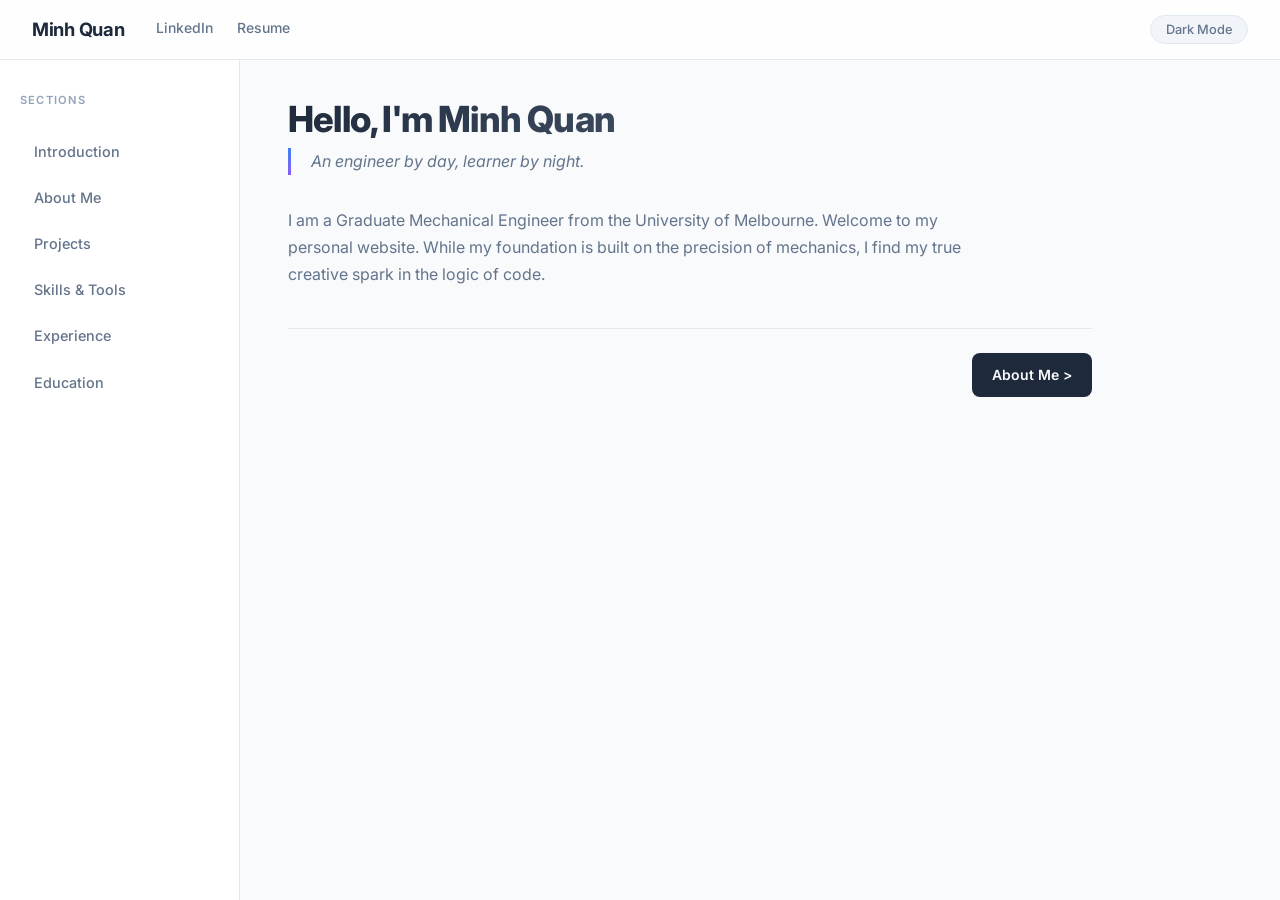
<file: index.html>
<!DOCTYPE html>
<html lang="en">
<head>
  <meta charset="UTF-8">
  <meta name="viewport" content="width=device-width, initial-scale=1.0">
  <title>My Portfolio</title>
  <link rel="preconnect" href="https://fonts.googleapis.com">
  <link rel="preconnect" href="https://fonts.gstatic.com" crossorigin>
  <link href="https://fonts.googleapis.com/css2?family=Inter:wght@300;400;500;600;700;800;900&display=swap" rel="stylesheet">
  <link rel="stylesheet" href="style.css">
</head>
<body>
  <header class="header">
  <div class="header-left">
    <button id="menu-toggle" class="menu-btn" aria-label="Open menu">&#9776;</button>
    <span class="logo">Minh Quan</span>
    <nav class="top-nav">
      <a href="https://www.linkedin.com/in/quantran22/" target="_blank">LinkedIn</a>
      <a href="#">Resume</a>
    </nav>
  </div>
  <div class="header-right">
    <button id="dark-mode-toggle" class="toggle-btn">
      <span class="mode-text">Dark Mode</span>
    </button>
  </div>
</header>
  <div class="overlay" id="overlay"></div>
  <div class="container">
    <!-- Sidebar -->
    <aside class="sidebar">
      <h2>Sections</h2>
      <nav class="nav-links">
        <a href="#" data-section="introduction">Introduction</a>
        <a href="#" data-section="about">About Me</a>
        <a href="projects.html">Projects</a>
        <a href="skills.html">Skills & Tools</a>
        <a href="experience.html">Experience</a>
        <a href="education.html">Education</a>
      </nav>
    </aside>

    <!-- Main content area -->
    <main class="main-content">
      <section id="introduction" class="section active">
    <h1 class="hero-title">Hello, I'm Minh Quan</h1>
    <p class="hero-quote">An engineer by day, learner by night.</p>
    <p class="hero-description">
      I am a Graduate Mechanical Engineer from the University of Melbourne. 
      Welcome to my personal website. While my foundation is built on the precision of mechanics, 
      I find my true creative spark in the logic of code.
    </p>
    <div class="section-nav">
      <span></span>
      <a href="#" class="cta-button" data-section="about">About Me ></a>
    </div>
  </section>

  <section id="about" class="section">
    <h1 class="hero-title">About Minh Quan</h1>
    <p class="hero-quote">More than just a title - let’s dive deeper!</p>
    
    <div class="about-text">
      <p>
        I am a mechanical engineer who thrives at the intersection of physical systems and intelligent software. 
        My journey began with a fascination for how things move, which naturally evolved into a passion for 
        Robotics and Autonomous Systems. I don't just want to design a machine; 
        I want to give it the "brain" to navigate the world.
      </p>
      <p>
        With a strong foundation in Computational Fluid Dynamics (CFD) and Reinforcement Learning, 
        I focus on building systems that are as efficient as they are smart. Whether I'm 
        optimizing internal flows in ANSYS or training an RL agent for autonomous navigation, 
        my goal is to bridge the gap between traditional engineering and the future of automation.
      </p>
      <p>
        I believe the best solutions come from curiosity and collaboration. I aim to contribute to 
        impactful projects that push the boundaries of what machines can do for us.
      </p>
    </div>
    <div class="section-nav">
      <a href="#" class="cta-button-back" data-section="introduction">< Introduction</a>
      <a href="projects.html" class="cta-button">Projects ></a>
    </div>
  </section>

      <!-- Other sections like Projects, Skills, Experience, Education link to separate pages -->
      <section id="placeholder" class="section">
        <p>Click a section from the sidebar to view its content, or go to its dedicated page.</p>
      </section>
    </main>
  </div>

  
  <script src="script.js"></script>
</body>
</html>
</file>
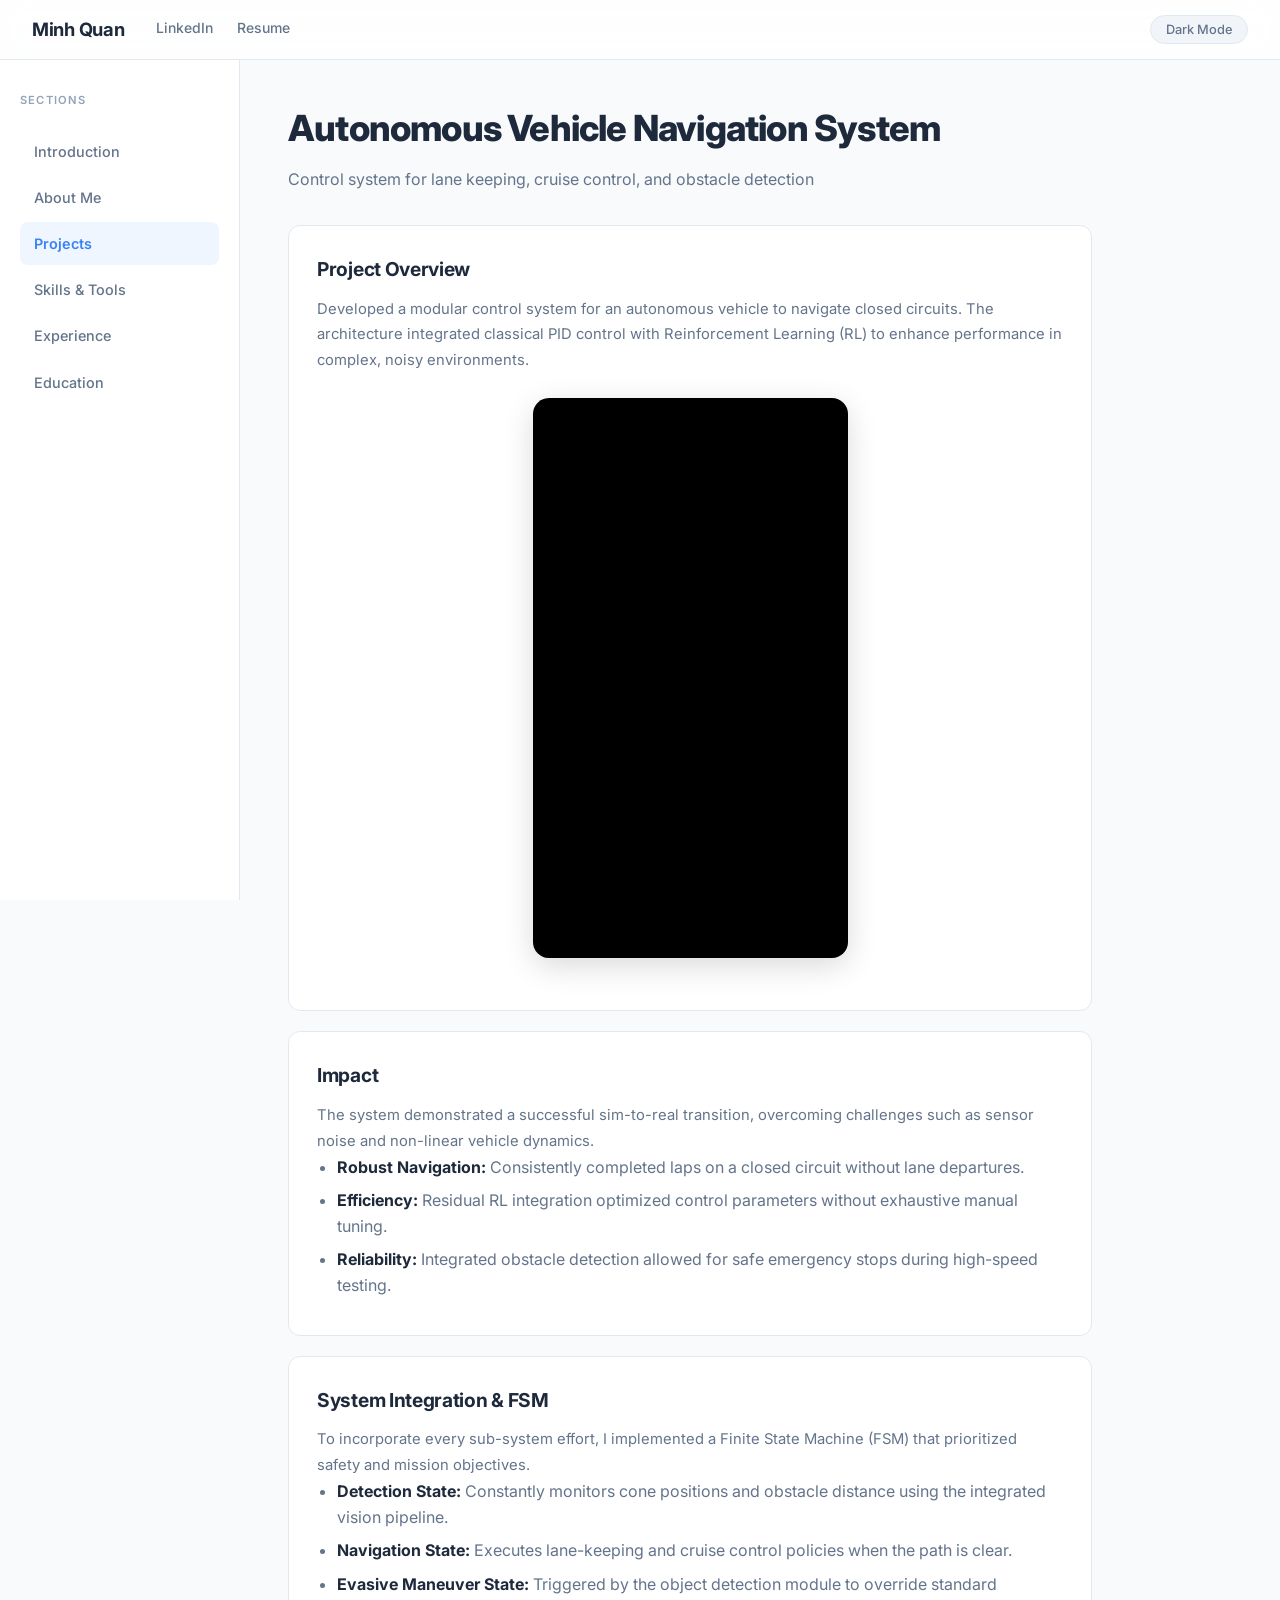
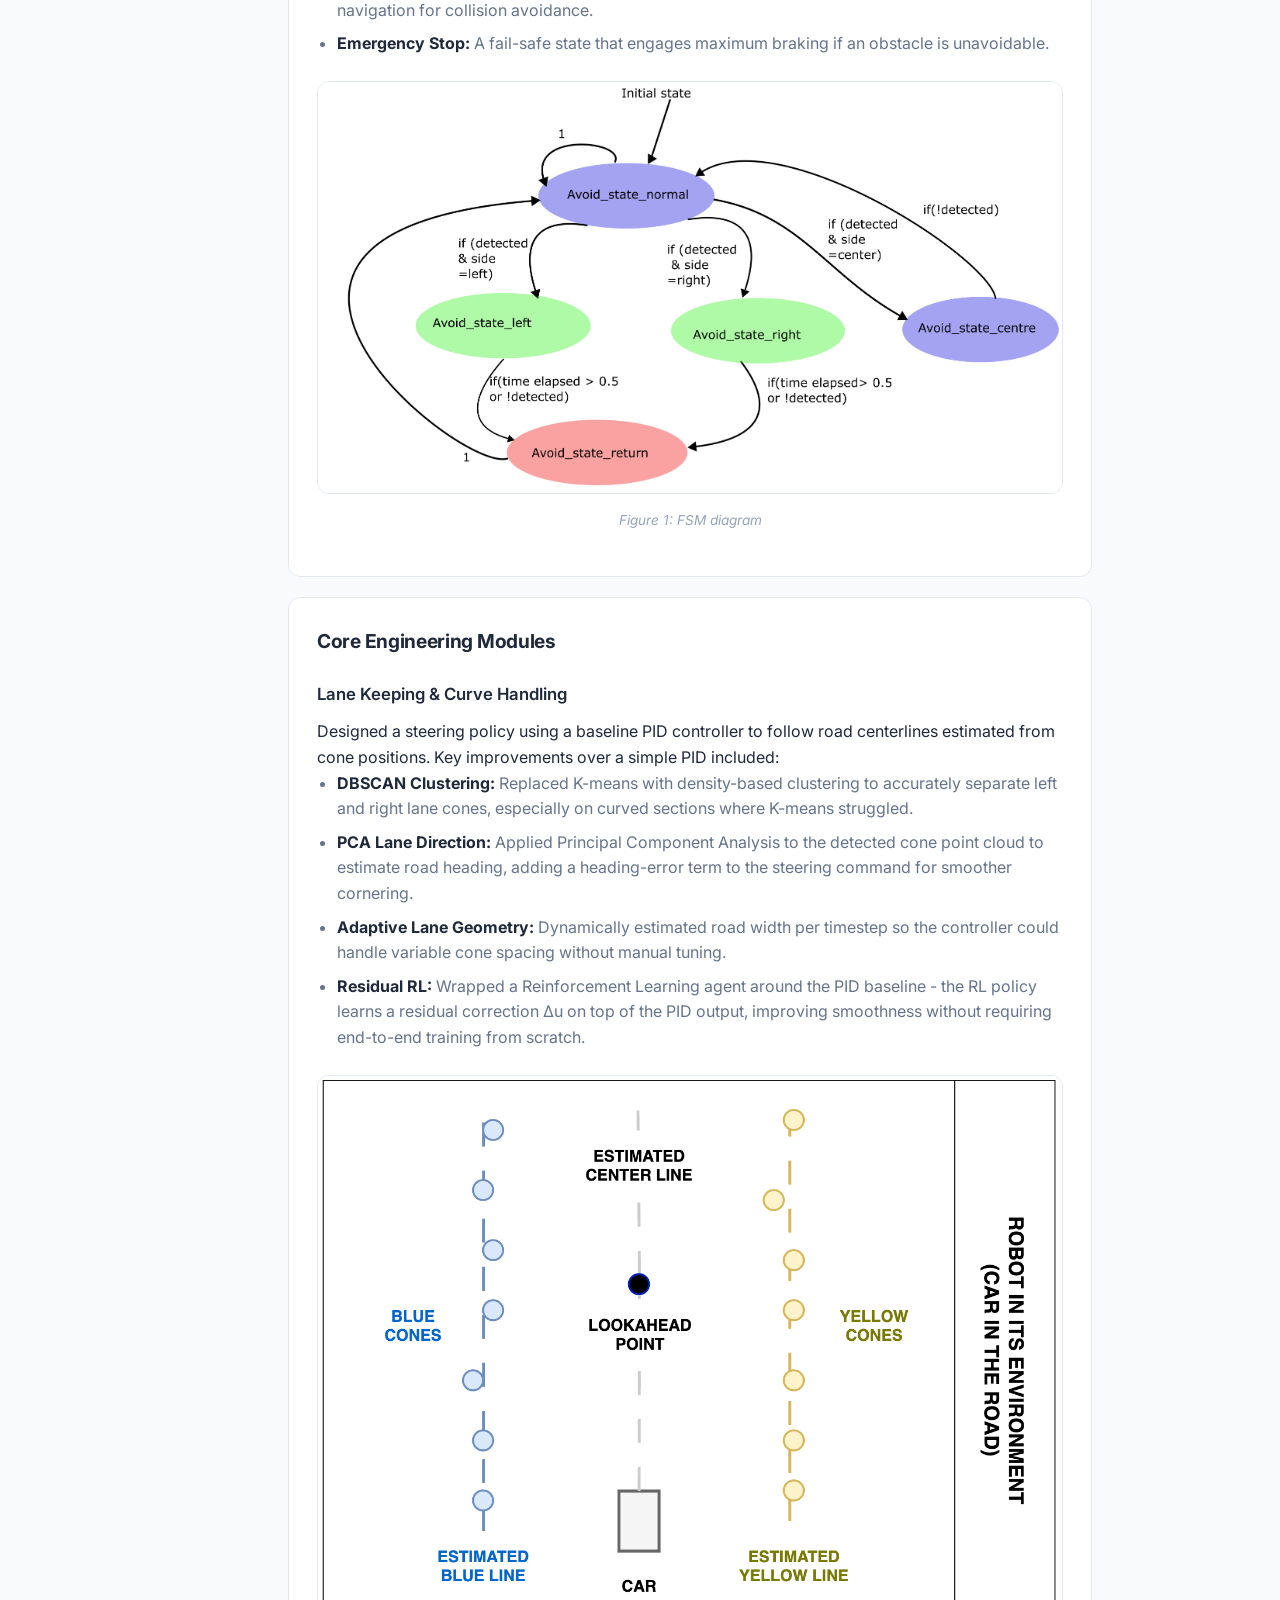
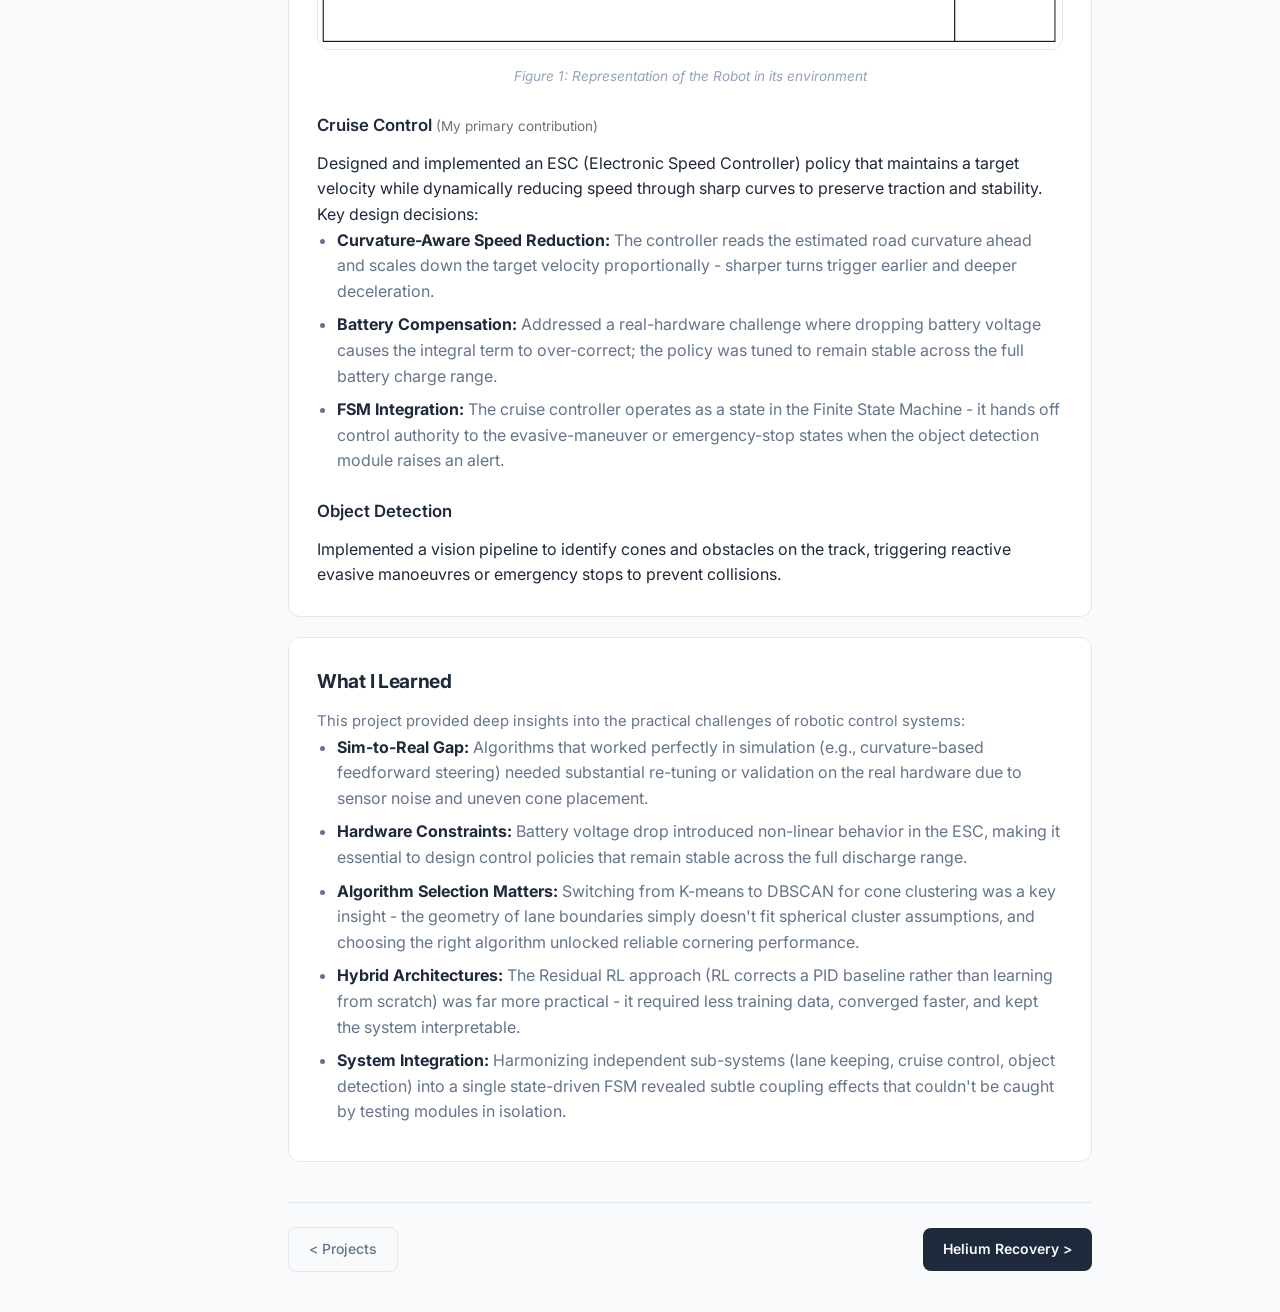
<file: autonomous_car.html>
<!DOCTYPE html>
<html lang="en">
<head>
  <meta charset="UTF-8">
  <meta name="viewport" content="width=device-width, initial-scale=1.0">
  <title>Autonomous Vehicle Navigation | Portfolio</title>
  <link rel="preconnect" href="https://fonts.googleapis.com">
  <link rel="preconnect" href="https://fonts.gstatic.com" crossorigin>
  <link href="https://fonts.googleapis.com/css2?family=Inter:wght@300;400;500;600;700;800;900&display=swap" rel="stylesheet">
  <link rel="stylesheet" href="style.css">
</head>
<body>
  <header class="header">
    <div class="header-left">
      <button id="menu-toggle" class="menu-btn" aria-label="Open menu">&#9776;</button>
      <span class="logo">Minh Quan</span>
      <nav class="top-nav">
        <a href="https://www.linkedin.com/in/quantran22/" target="_blank">LinkedIn</a>
        <a href="#">Resume</a>
      </nav>
    </div>
    <div class="header-right">
      <button id="dark-mode-toggle" class="toggle-btn">
        <span class="mode-text">Dark Mode</span>
      </button>
    </div>
  </header>

  <div class="overlay" id="overlay"></div>
  <div class="container">
    <aside class="sidebar">
      <h2>Sections</h2>
      <nav class="nav-links">
        <a href="index.html">Introduction</a>
        <a href="index.html#about">About Me</a>
        <a href="projects.html" class="active">Projects</a>
        <a href="skills.html">Skills & Tools</a>
        <a href="experience.html">Experience</a>
        <a href="education.html">Education</a>
      </nav>
    </aside>

    <main class="main-content">
      <section id="project-header">
        <h1>Autonomous Vehicle Navigation System</h1>
        <p class="subtitle">Control system for lane keeping, cruise control, and obstacle detection</p>
      </section>

      <div class="card">
        <div class="card-header">
          <h2>Project Overview</h2>
        </div>
        <p class="description">
          Developed a modular control system for an autonomous vehicle to navigate closed circuits. 
          The architecture integrated classical PID control with Reinforcement Learning (RL) to enhance performance in complex, noisy environments.
        </p>
        <div class="short-video-container">
          <div class="short-video-wrapper">
            <iframe 
              src="https://www.youtube.com/embed/aE3atXdA6-c" 
              title="Autonomous Car Demo" 
              frameborder="0" 
              allow="accelerometer; autoplay; clipboard-write; encrypted-media; gyroscope; picture-in-picture" 
              allowfullscreen>
            </iframe>
          </div>
        </div>
      </div>

      <div class="card">
        <div class="card-header">
          <h2>Impact</h2>
        </div>
        <p class="description">
          The system demonstrated a successful sim-to-real transition, overcoming challenges such as sensor noise and non-linear vehicle dynamics.
        </p>
        <ul>
          <li><strong>Robust Navigation:</strong> Consistently completed laps on a closed circuit without lane departures.</li>
          <li><strong>Efficiency:</strong> Residual RL integration optimized control parameters without exhaustive manual tuning.</li>
          <li><strong>Reliability:</strong> Integrated obstacle detection allowed for safe emergency stops during high-speed testing.</li>
        </ul>
      </div>

      <div class="card">
        <div class="card-header">
          <h2>System Integration & FSM</h2>
        </div>
        <p class="description">
          To incorporate every sub-system effort, I implemented a Finite State Machine (FSM) that prioritized safety and mission objectives.
        </p>
        <ul>
          <li><strong>Detection State:</strong> Constantly monitors cone positions and obstacle distance using the integrated vision pipeline.</li>
          <li><strong>Navigation State:</strong> Executes lane-keeping and cruise control policies when the path is clear.</li>
          <li><strong>Evasive Maneuver State:</strong> Triggered by the object detection module to override standard navigation for collision avoidance.</li>
          <li><strong>Emergency Stop:</strong> A fail-safe state that engages maximum braking if an obstacle is unavoidable.</li>
        </ul>
        <img src="images/FSM_diagram.png" alt="FSM Diagram" class="project-img">
        <p class="img-caption">Figure 1: FSM diagram</p>
      </div>

      <div class="card">
        <div class="card-header">
          <h2>Core Engineering Modules</h2>
        </div>

        <h3>Lane Keeping & Curve Handling</h3>
        <p>Designed a steering policy using a baseline PID controller to follow road centerlines estimated from cone positions.
        Key improvements over a simple PID included:</p>
        <ul>
          <li><strong>DBSCAN Clustering:</strong> Replaced K-means with density-based clustering to accurately separate left and right lane cones, especially on curved sections where K-means struggled.</li>
          <li><strong>PCA Lane Direction:</strong> Applied Principal Component Analysis to the detected cone point cloud to estimate road heading, adding a heading-error term to the steering command for smoother cornering.</li>
          <li><strong>Adaptive Lane Geometry:</strong> Dynamically estimated road width per timestep so the controller could handle variable cone spacing without manual tuning.</li>
          <li><strong>Residual RL:</strong> Wrapped a Reinforcement Learning agent around the PID baseline - the RL policy learns a residual correction ∆u on top of the PID output, improving smoothness without requiring end-to-end training from scratch.</li>
        </ul>
        <img src="images/fig-1.png" alt="Robot in Environment" class="project-img">
        <p class="img-caption">Figure 1: Representation of the Robot in its environment</p>

        <h3>Cruise Control <span style="font-size:0.85rem; font-weight:400; color:#6b7280;">(My primary contribution)</span></h3>
        <p>Designed and implemented an ESC (Electronic Speed Controller) policy that maintains a target velocity while dynamically reducing speed through sharp curves to preserve traction and stability. Key design decisions:</p>
        <ul>
          <li><strong>Curvature-Aware Speed Reduction:</strong> The controller reads the estimated road curvature ahead and scales down the target velocity proportionally - sharper turns trigger earlier and deeper deceleration.</li>
          <li><strong>Battery Compensation:</strong> Addressed a real-hardware challenge where dropping battery voltage causes the integral term to over-correct; the policy was tuned to remain stable across the full battery charge range.</li>
          <li><strong>FSM Integration:</strong> The cruise controller operates as a state in the Finite State Machine - it hands off control authority to the evasive-maneuver or emergency-stop states when the object detection module raises an alert.</li>
        </ul>

        <h3>Object Detection</h3>
        <p>Implemented a vision pipeline to identify cones and obstacles on the track, triggering reactive evasive manoeuvres or emergency stops to prevent collisions.</p>
      </div>

      <div class="card">
        <div class="card-header">
          <h2>What I Learned</h2>
        </div>
        <p class="description">
          This project provided deep insights into the practical challenges of robotic control systems:
        </p>
        <ul>
          <li><strong>Sim-to-Real Gap:</strong> Algorithms that worked perfectly in simulation (e.g., curvature-based feedforward steering) needed substantial re-tuning or validation on the real hardware due to sensor noise and uneven cone placement.</li>
          <li><strong>Hardware Constraints:</strong> Battery voltage drop introduced non-linear behavior in the ESC, making it essential to design control policies that remain stable across the full discharge range.</li>
          <li><strong>Algorithm Selection Matters:</strong> Switching from K-means to DBSCAN for cone clustering was a key insight - the geometry of lane boundaries simply doesn't fit spherical cluster assumptions, and choosing the right algorithm unlocked reliable cornering performance.</li>
          <li><strong>Hybrid Architectures:</strong> The Residual RL approach (RL corrects a PID baseline rather than learning from scratch) was far more practical - it required less training data, converged faster, and kept the system interpretable.</li>
          <li><strong>System Integration:</strong> Harmonizing independent sub-systems (lane keeping, cruise control, object detection) into a single state-driven FSM revealed subtle coupling effects that couldn't be caught by testing modules in isolation.</li>
        </ul>
      </div>
      <div class="section-nav">
        <a href="projects.html" class="cta-button-back">&lt; Projects</a>
        <a href="helium_recovery.html" class="cta-button">Helium Recovery &gt;</a>
      </div>
    </main>
  </div>

  <script src="script.js"></script>
</body>
</html>
</file>
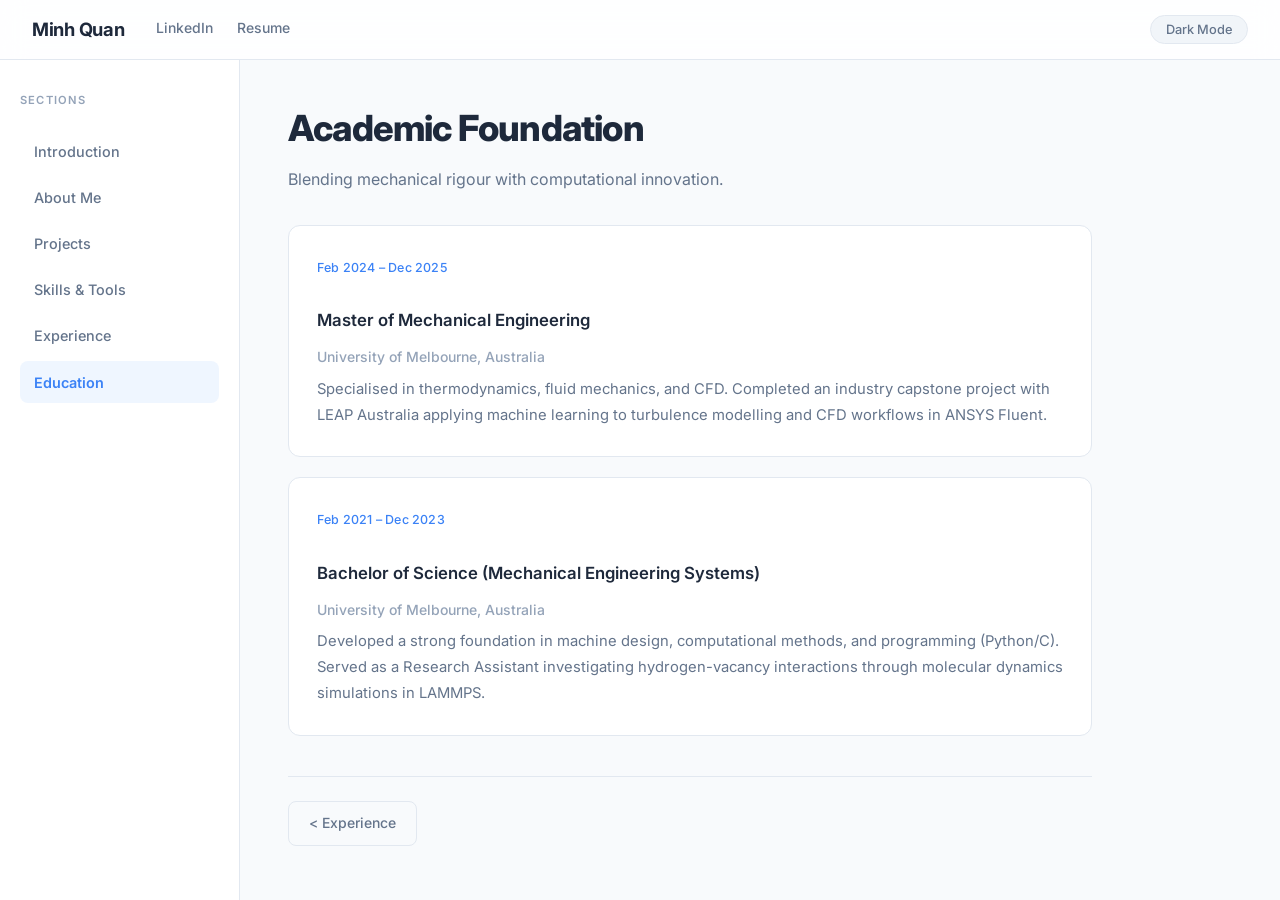
<file: education.html>
<!DOCTYPE html>
<html lang="en">
<head>
  <meta charset="UTF-8">
  <meta name="viewport" content="width=device-width, initial-scale=1.0">
  <title>Education | Portfolio</title>
  <link rel="preconnect" href="https://fonts.googleapis.com">
  <link rel="preconnect" href="https://fonts.gstatic.com" crossorigin>
  <link href="https://fonts.googleapis.com/css2?family=Inter:wght@300;400;500;600;700;800;900&display=swap" rel="stylesheet">
  <link rel="stylesheet" href="style.css">
</head>
<body>
  <header class="header">
  <div class="header-left">
    <button id="menu-toggle" class="menu-btn" aria-label="Open menu">&#9776;</button>
    <span class="logo">Minh Quan</span>
    <nav class="top-nav">
      <a href="https://www.linkedin.com/in/quantran22/" target="_blank">LinkedIn</a>
      <a href="#">Resume</a>
    </nav>
  </div>
  <div class="header-right">
    <button id="dark-mode-toggle" class="toggle-btn">
      <span class="mode-text">Dark Mode</span>
    </button>
  </div>
</header>
  <div class="overlay" id="overlay"></div>
  <div class="container">
    <!-- Sidebar -->
    <aside class="sidebar">
      <h2>Sections</h2>
      <nav class="nav-links">
        <a href="index.html">Introduction</a>
        <a href="index.html#about">About Me</a>
        <a href="projects.html">Projects</a>
        <a href="skills.html">Skills & Tools</a>
        <a href="experience.html">Experience</a>
        <a href="education.html" class="active">Education</a>
      </nav>
    </aside>

    <!-- Main content -->
    <main class="main-content">
      <section id="education">
        <h1>Academic Foundation</h1>
        <p>Blending mechanical rigour with computational innovation.</p>

        <div class="card">
          <div class="card-header">
            <span class="date">Feb 2024 – Dec 2025</span>
            <h3>Master of Mechanical Engineering</h3>
          </div>
          <p class="institution">University of Melbourne, Australia</p>
          <p class="description">
            Specialised in thermodynamics, fluid mechanics, and CFD. Completed an industry capstone project with LEAP Australia applying machine learning to turbulence modelling and CFD workflows in ANSYS Fluent.
          </p>
        </div>

        <div class="card">
          <div class="card-header">
            <span class="date">Feb 2021 – Dec 2023</span>
            <h3>Bachelor of Science (Mechanical Engineering Systems)</h3>
          </div>
          <p class="institution">University of Melbourne, Australia</p>
          <p class="description">
            Developed a strong foundation in machine design, computational methods, and programming (Python/C). Served as a Research Assistant investigating hydrogen-vacancy interactions through molecular dynamics simulations in LAMMPS.
          </p>
        </div>
        <div class="section-nav">
          <a href="experience.html" class="cta-button-back">< Experience</a>
          <span></span>
        </div>
      </section>
    </main>
  </div>
  <script src="script.js"></script>
</body>
</html>
</file>
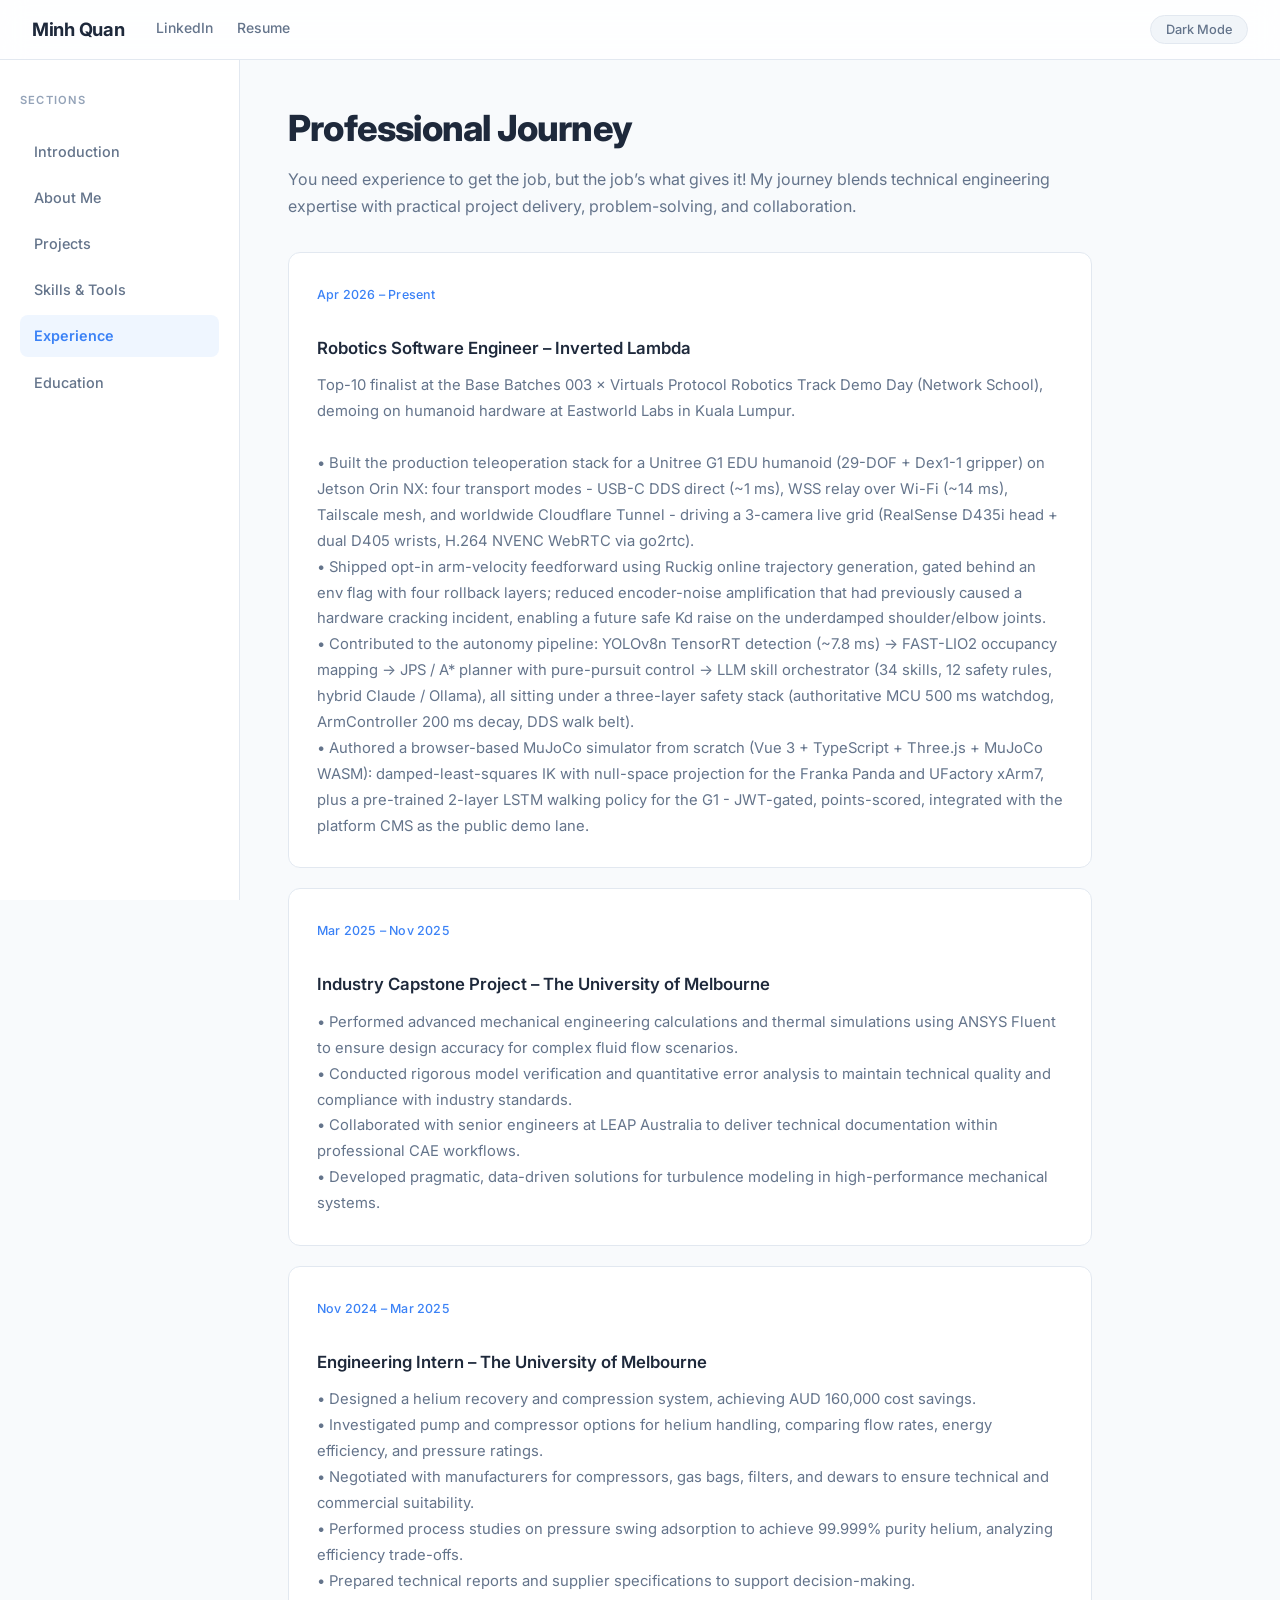
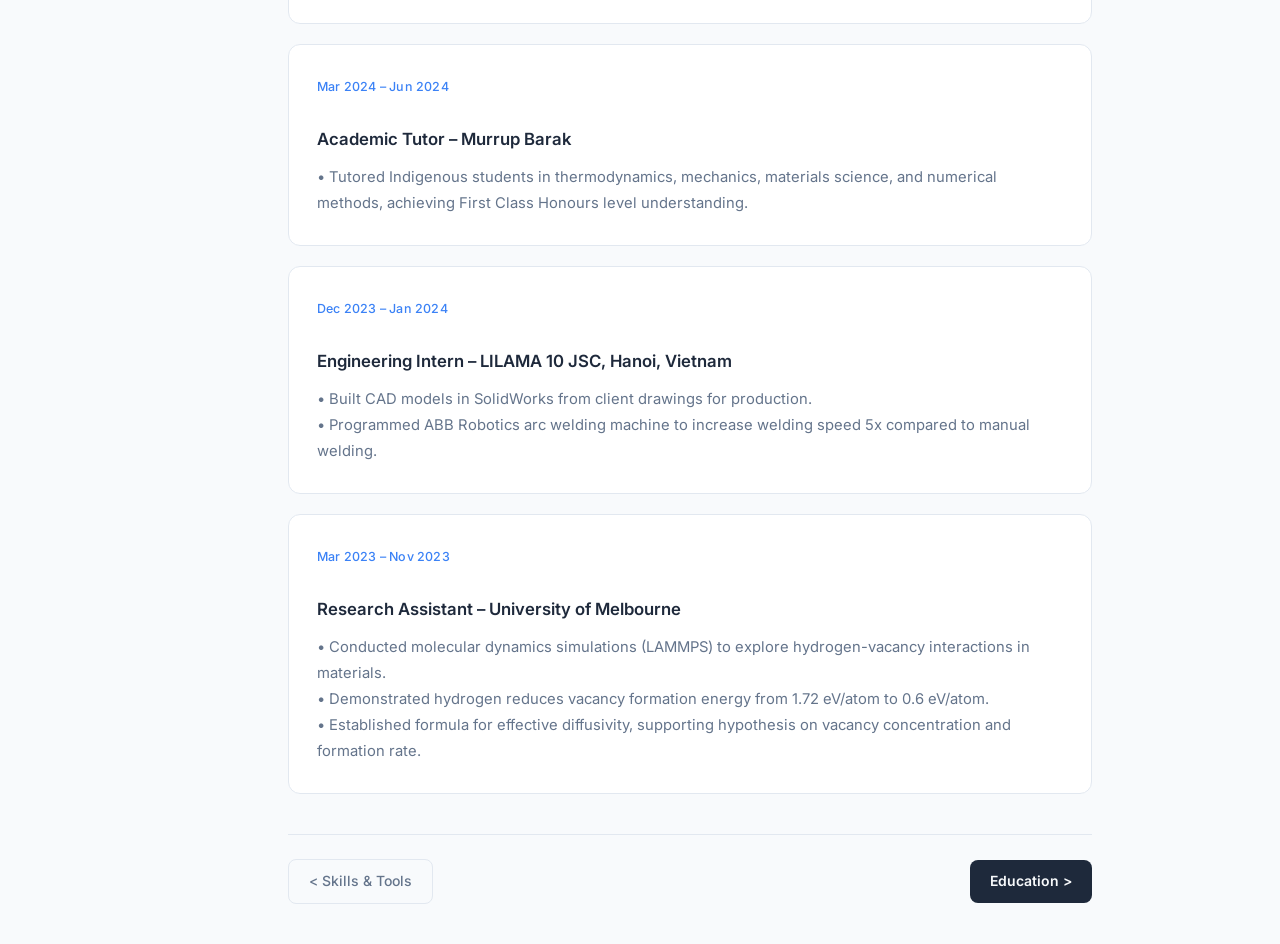
<file: experience.html>
<!DOCTYPE html>
<html lang="en">
<head>
  <meta charset="UTF-8">
  <meta name="viewport" content="width=device-width, initial-scale=1.0">
  <title>Experience | Portfolio</title>
  <link rel="preconnect" href="https://fonts.googleapis.com">
  <link rel="preconnect" href="https://fonts.gstatic.com" crossorigin>
  <link href="https://fonts.googleapis.com/css2?family=Inter:wght@300;400;500;600;700;800;900&display=swap" rel="stylesheet">
  <link rel="stylesheet" href="style.css">
</head>
<body>
  <header class="header">
  <div class="header-left">
    <button id="menu-toggle" class="menu-btn" aria-label="Open menu">&#9776;</button>
    <span class="logo">Minh Quan</span>
    <nav class="top-nav">
      <a href="https://www.linkedin.com/in/quantran22/" target="_blank">LinkedIn</a>
      <a href="#">Resume</a>
    </nav>
  </div>
  <div class="header-right">
    <button id="dark-mode-toggle" class="toggle-btn">
      <span class="mode-text">Dark Mode</span>
    </button>
  </div>
</header>
  <div class="overlay" id="overlay"></div>
  <div class="container">
    <!-- Sidebar -->
    <aside class="sidebar">
      <h2>Sections</h2>
      <nav class="nav-links">
        <a href="index.html">Introduction</a>
        <a href="index.html#about">About Me</a>
        <a href="projects.html">Projects</a>
        <a href="skills.html">Skills & Tools</a>
        <a href="experience.html" class="active">Experience</a>
        <a href="education.html">Education</a>
      </nav>
    </aside>

    <!-- Main content -->
    <main class="main-content">
      <section id="experience">
        <h1>Professional Journey</h1>
        <p>You need experience to get the job, but the job’s what gives it! My journey blends technical engineering expertise with practical project delivery, problem-solving, and collaboration.</p>

        <!-- Inverted Lambda -->
        <div class="card">
          <div class="card-header">
            <span class="date">Apr 2026 – Present</span>
            <h3>Robotics Software Engineer – Inverted Lambda</h3>
          </div>
          <p class="description">
            Top-10 finalist at the Base Batches 003 × Virtuals Protocol Robotics Track Demo Day (Network School), demoing on humanoid hardware at Eastworld Labs in Kuala Lumpur.<br><br>
            • Built the production teleoperation stack for a Unitree G1 EDU humanoid (29-DOF + Dex1-1 gripper) on Jetson Orin NX: four transport modes - USB-C DDS direct (~1 ms), WSS relay over Wi-Fi (~14 ms), Tailscale mesh, and worldwide Cloudflare Tunnel - driving a 3-camera live grid (RealSense D435i head + dual D405 wrists, H.264 NVENC WebRTC via go2rtc).<br>
            • Shipped opt-in arm-velocity feedforward using Ruckig online trajectory generation, gated behind an env flag with four rollback layers; reduced encoder-noise amplification that had previously caused a hardware cracking incident, enabling a future safe Kd raise on the underdamped shoulder/elbow joints.<br>
            • Contributed to the autonomy pipeline: YOLOv8n TensorRT detection (~7.8 ms) → FAST-LIO2 occupancy mapping → JPS / A* planner with pure-pursuit control → LLM skill orchestrator (34 skills, 12 safety rules, hybrid Claude / Ollama), all sitting under a three-layer safety stack (authoritative MCU 500 ms watchdog, ArmController 200 ms decay, DDS walk belt).<br>
            • Authored a browser-based MuJoCo simulator from scratch (Vue 3 + TypeScript + Three.js + MuJoCo WASM): damped-least-squares IK with null-space projection for the Franka Panda and UFactory xArm7, plus a pre-trained 2-layer LSTM walking policy for the G1 - JWT-gated, points-scored, integrated with the platform CMS as the public demo lane.
          </p>
        </div>

        <!-- Industry capstone project -->
        <div class="card">
          <div class="card-header">
            <span class="date">Mar 2025 – Nov 2025</span>
            <h3>Industry Capstone Project – The University of Melbourne</h3>
          </div>
          <p class="description">
            • Performed advanced mechanical engineering calculations and thermal simulations using ANSYS Fluent to ensure design accuracy for complex fluid flow scenarios.<br>
            • Conducted rigorous model verification and quantitative error analysis to maintain technical quality and compliance with industry standards.<br>
            • Collaborated with senior engineers at LEAP Australia to deliver technical documentation within professional CAE workflows.<br>
            • Developed pragmatic, data-driven solutions for turbulence modeling in high-performance mechanical systems.
          </p>
        </div>

        <!-- Engineering Intern -->
        <div class="card">
          <div class="card-header">
            <span class="date">Nov 2024 – Mar 2025</span>
            <h3>Engineering Intern – The University of Melbourne</h3>
          </div>
          <p class="description">
            • Designed a helium recovery and compression system, achieving AUD 160,000 cost savings.<br>
            • Investigated pump and compressor options for helium handling, comparing flow rates, energy efficiency, and pressure ratings.<br>
            • Negotiated with manufacturers for compressors, gas bags, filters, and dewars to ensure technical and commercial suitability.<br>
            • Performed process studies on pressure swing adsorption to achieve 99.999% purity helium, analyzing efficiency trade-offs.<br>
            • Prepared technical reports and supplier specifications to support decision-making.
          </p>
        </div>

        <!-- Academic Tutor -->
        <div class="card">
          <div class="card-header">
            <span class="date">Mar 2024 – Jun 2024</span>
            <h3>Academic Tutor – Murrup Barak</h3>
          </div>
          <p class="description">
            • Tutored Indigenous students in thermodynamics, mechanics, materials science, and numerical methods, achieving First Class Honours level understanding.
          </p>
        </div>

        <!-- Engineering Intern -->
        <div class="card">
          <div class="card-header">
            <span class="date">Dec 2023 – Jan 2024</span>
            <h3>Engineering Intern – LILAMA 10 JSC, Hanoi, Vietnam</h3>
          </div>
          <p class="description">
            • Built CAD models in SolidWorks from client drawings for production.<br>
            • Programmed ABB Robotics arc welding machine to increase welding speed 5x compared to manual welding.
          </p>
        </div>

        <!-- Research Assistant -->
        <div class="card">
          <div class="card-header">
            <span class="date">Mar 2023 – Nov 2023</span>
            <h3>Research Assistant – University of Melbourne</h3>
          </div>
          <p class="description">
            • Conducted molecular dynamics simulations (LAMMPS) to explore hydrogen-vacancy interactions in materials.<br>
            • Demonstrated hydrogen reduces vacancy formation energy from 1.72 eV/atom to 0.6 eV/atom.<br>
            • Established formula for effective diffusivity, supporting hypothesis on vacancy concentration and formation rate.
          </p>
        </div>
        <div class="section-nav">
          <a href="skills.html" class="cta-button-back">< Skills & Tools</a>
          <a href="education.html" class="cta-button">Education ></a>
        </div>
        
        
      </section>
    </main>
  </div>
  <script src="script.js"></script>
</body>
</html>
</file>
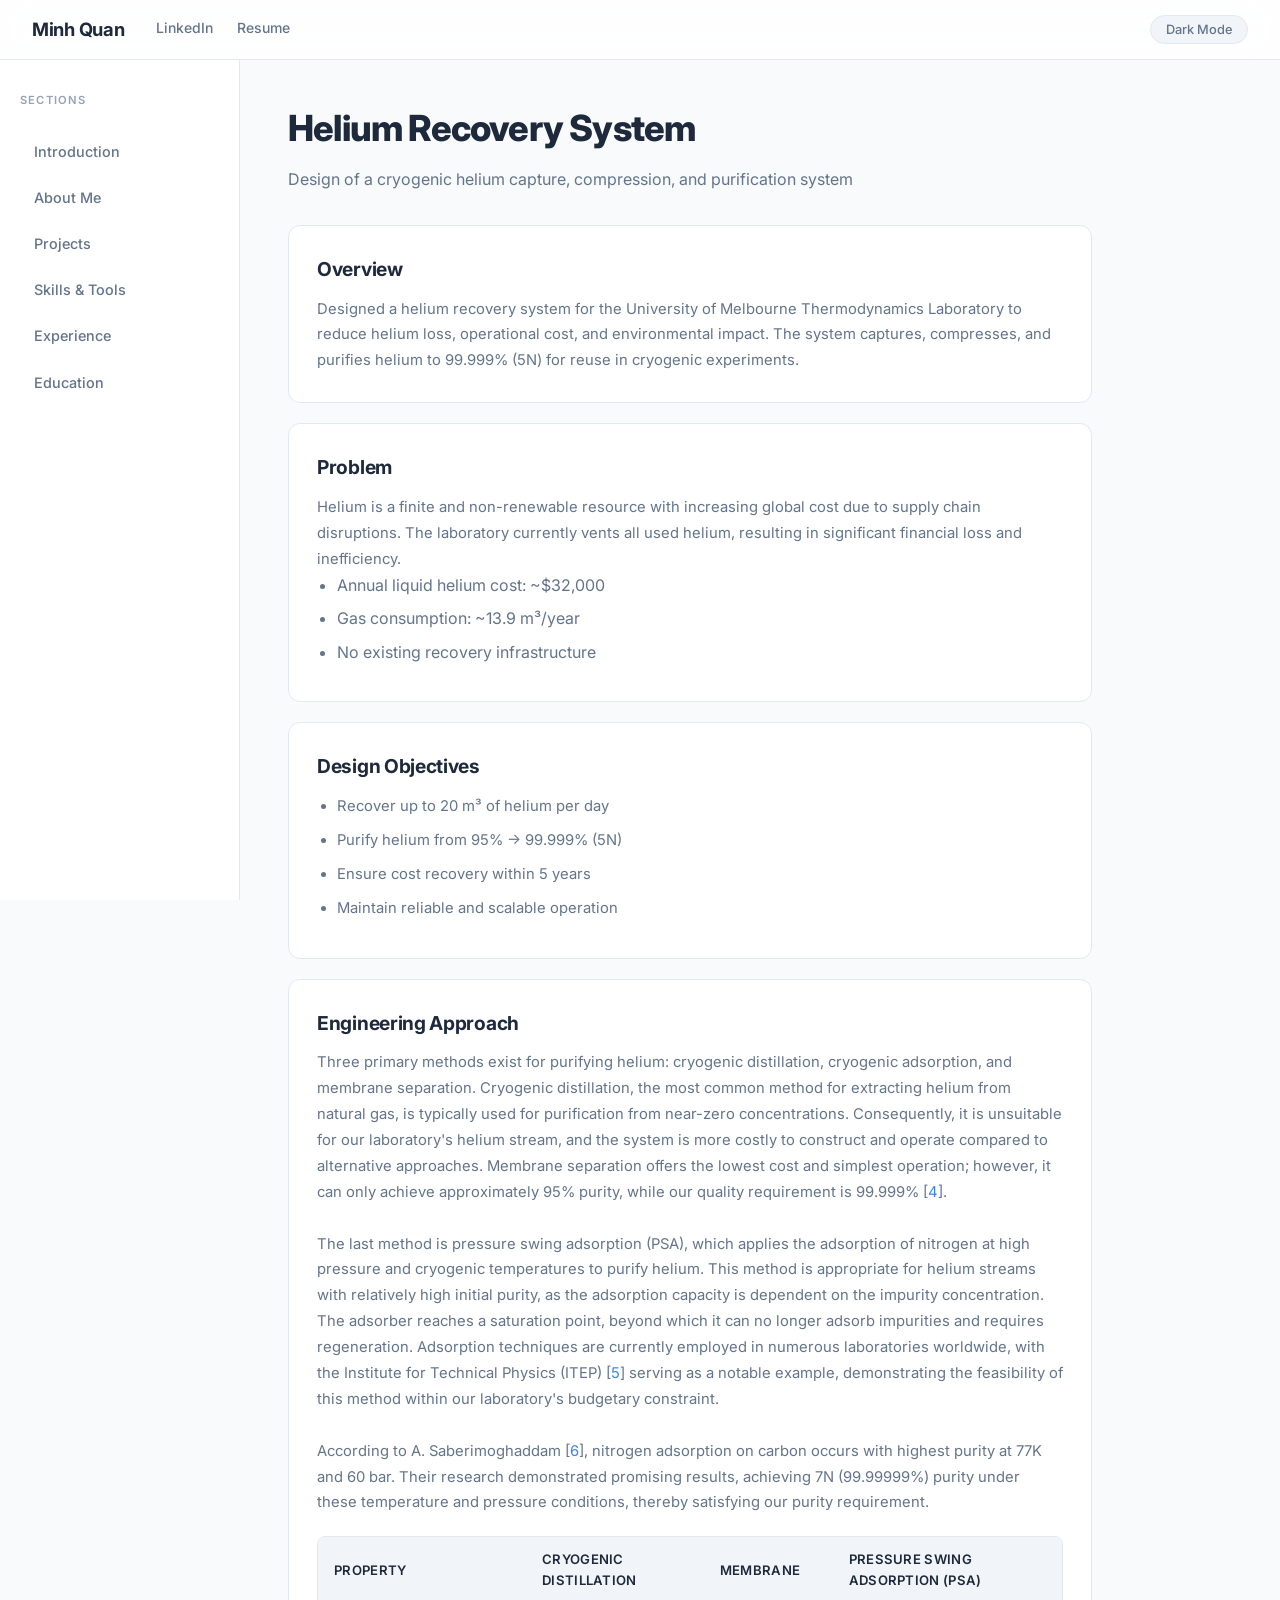
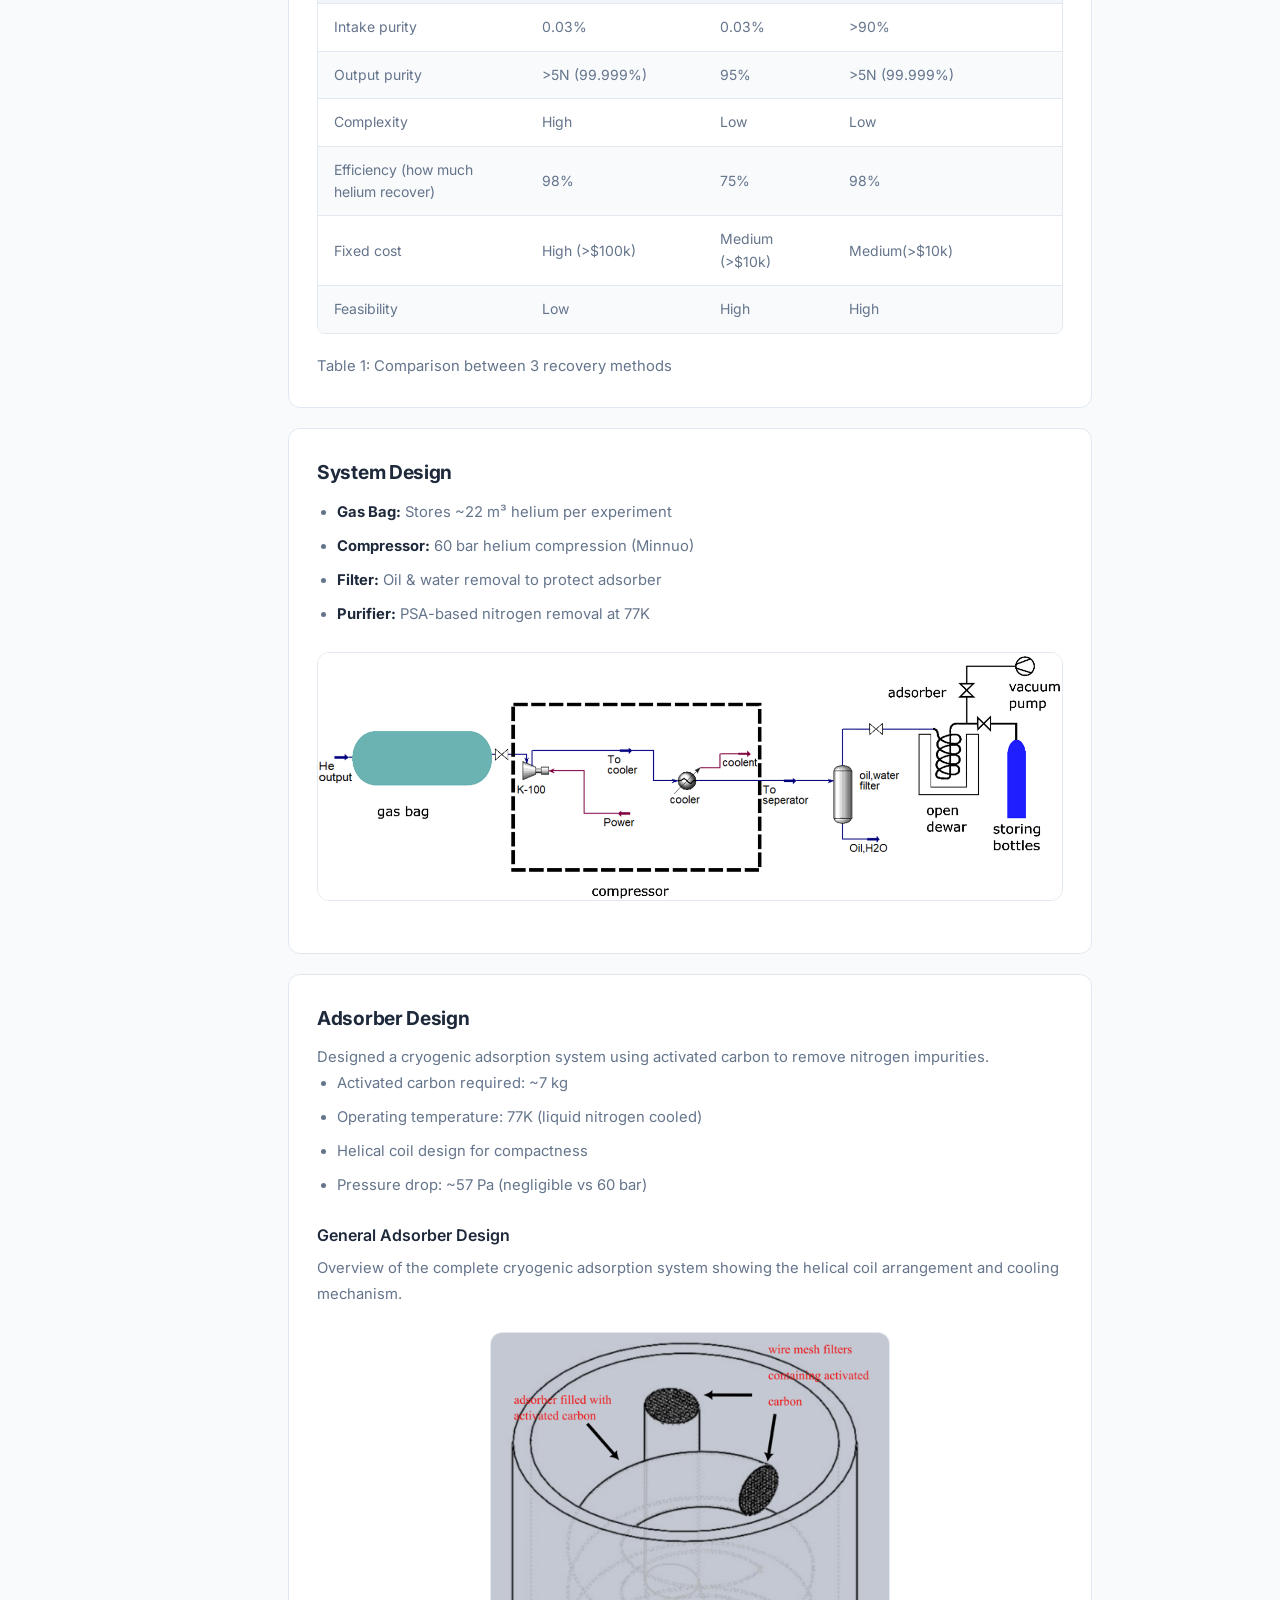
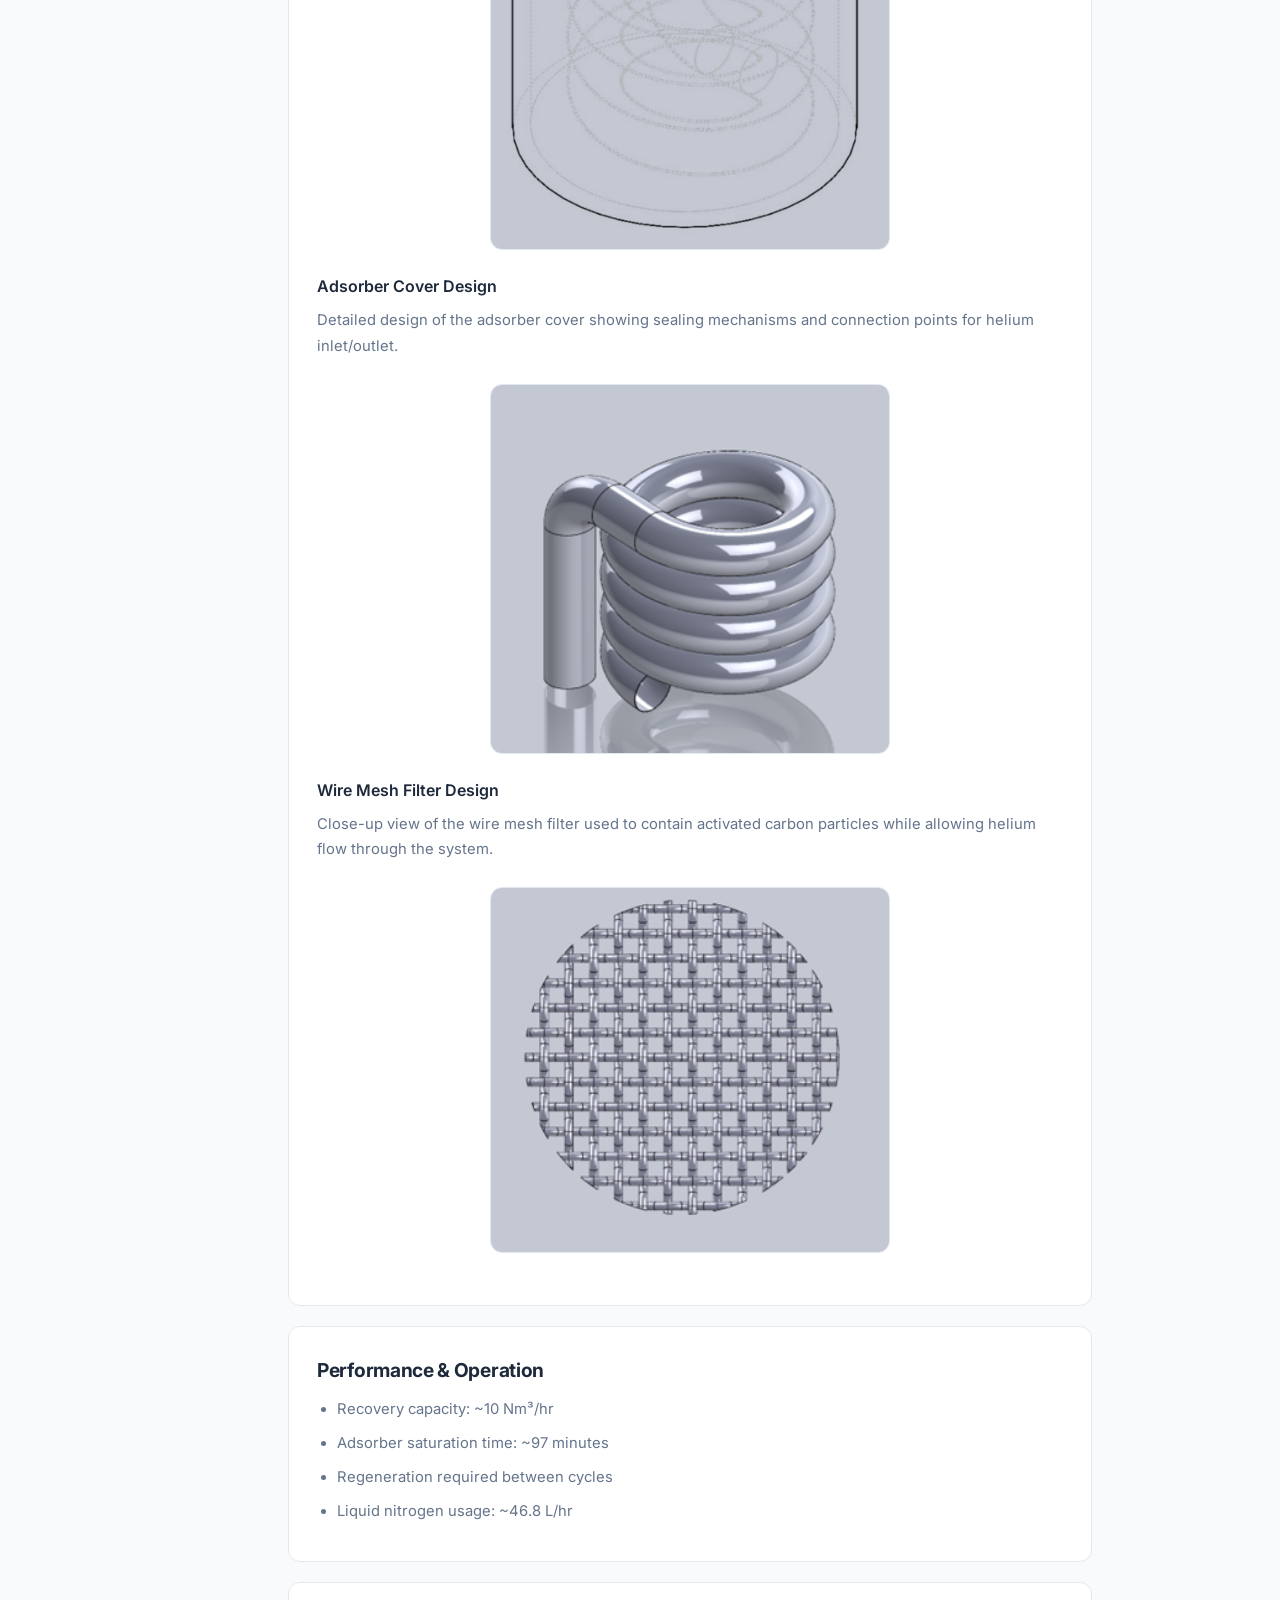
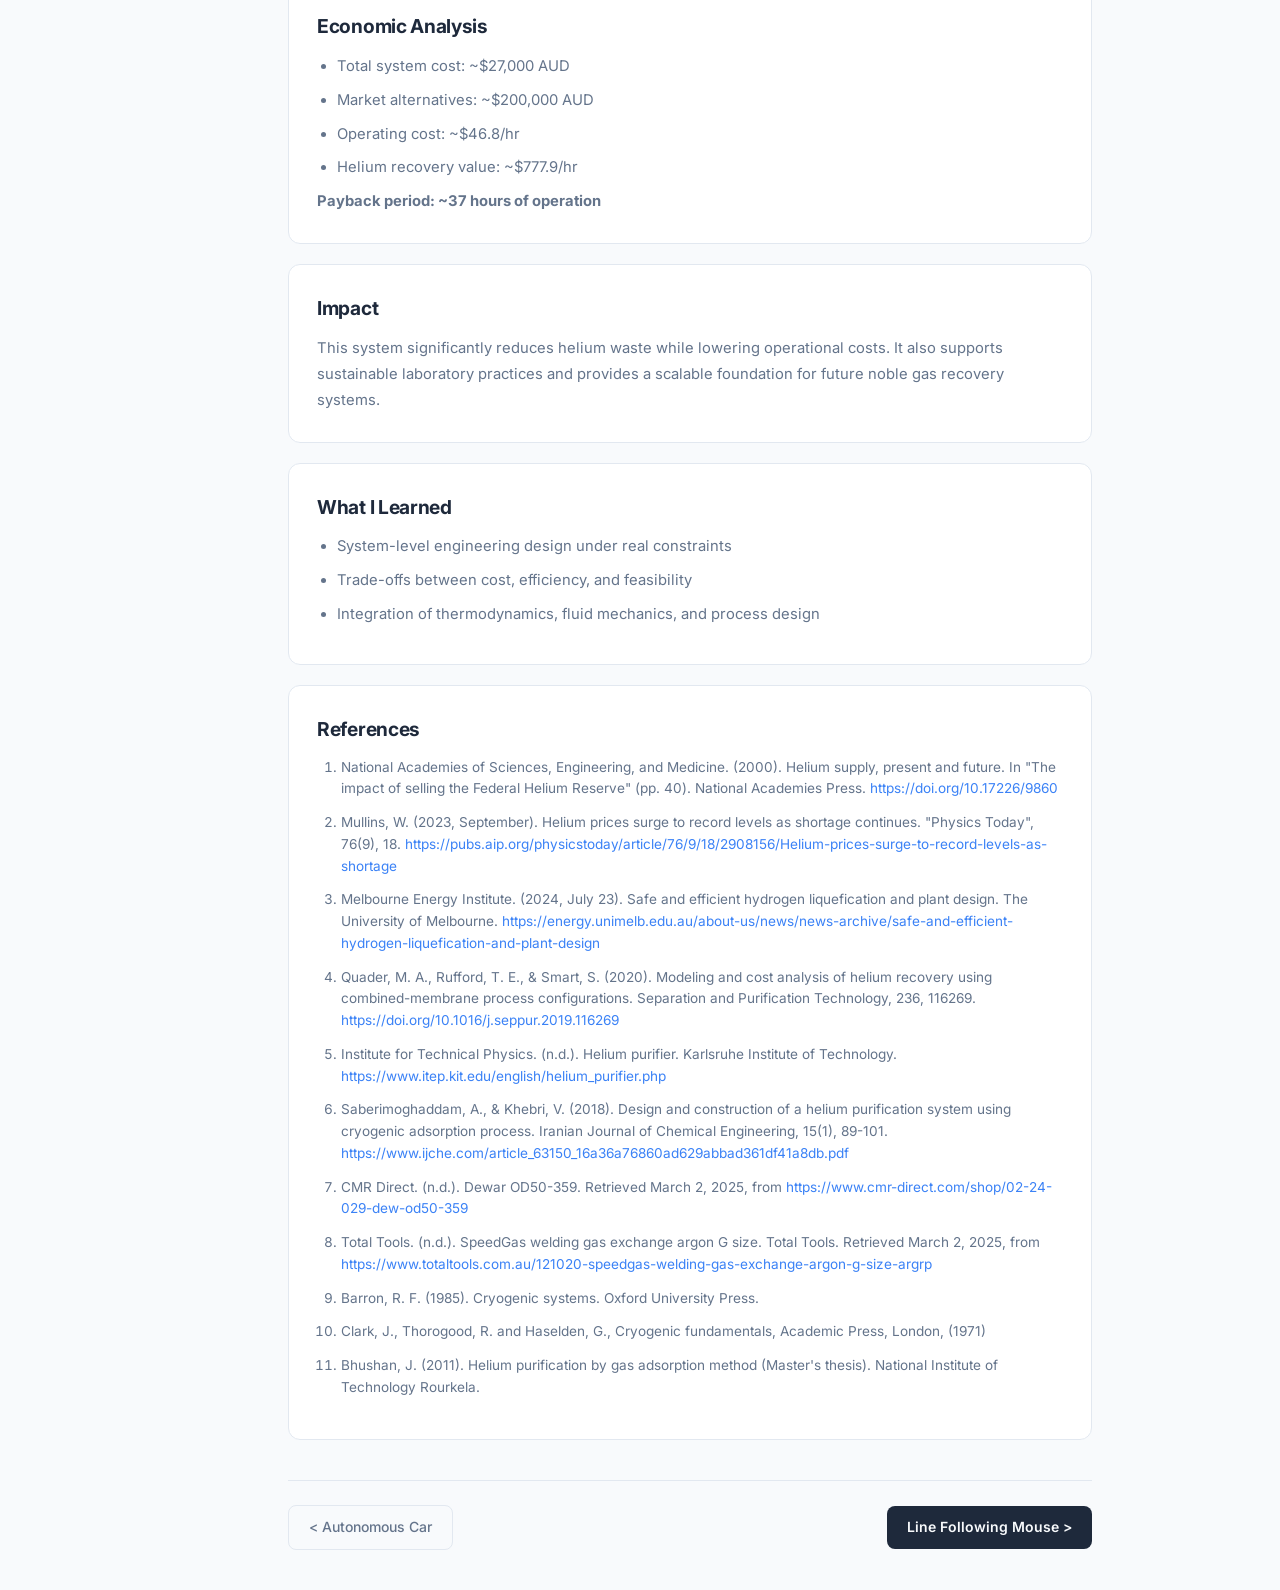
<file: helium_recovery.html>
<!DOCTYPE html>
<html lang="en">
<head>
  <meta charset="UTF-8">
  <meta name="viewport" content="width=device-width, initial-scale=1.0">
  <title>Helium Recovery System | Portfolio</title>
  <link rel="preconnect" href="https://fonts.googleapis.com">
  <link rel="preconnect" href="https://fonts.gstatic.com" crossorigin>
  <link href="https://fonts.googleapis.com/css2?family=Inter:wght@300;400;500;600;700;800;900&display=swap" rel="stylesheet">
  <link rel="stylesheet" href="style.css">
</head>
<body>
    <header class="header">
  <div class="header-left">
    <button id="menu-toggle" class="menu-btn" aria-label="Open menu">&#9776;</button>
    <span class="logo">Minh Quan</span>
    <nav class="top-nav">
      <a href="https://www.linkedin.com/in/quantran22/" target="_blank">LinkedIn</a>
      <a href="#">Resume</a>
    </nav>
  </div>
  <div class="header-right">
    <button id="dark-mode-toggle" class="toggle-btn">
      <span class="mode-text">Dark Mode</span>
    </button>
  </div>
</header>
  <div class="overlay" id="overlay"></div>
  <div class="container">
    <!-- Sidebar -->
    <aside class="sidebar">
      <h2>Sections</h2>
      <nav class="nav-links">
        <a href="index.html">Introduction</a>
        <a href="index.html#about">About Me</a>
        <a href="projects.html">Projects</a>
        <a href="skills.html">Skills & Tools</a>
        <a href="experience.html">Experience</a>
        <a href="education.html">Education</a>
      </nav>
    </aside>

    <!-- Main content -->
    <main class="main-content">
      <section id="helium-recovery">
        <h1>Helium Recovery System</h1>
        <p>Design of a cryogenic helium capture, compression, and purification system</p>

        <!-- Overview -->
        <div class="card">
          <div class="card-header">
            <h2>Overview</h2>
          </div>
          <p class="description">
            Designed a helium recovery system for the University of Melbourne Thermodynamics Laboratory 
            to reduce helium loss, operational cost, and environmental impact. The system captures, compresses, 
            and purifies helium to 99.999% (5N) for reuse in cryogenic experiments.
          </p>
        </div>

        <!-- Problem -->
        <div class="card">
          <div class="card-header">
            <h2>Problem</h2>
          </div>
          <p class="description">
            Helium is a finite and non-renewable resource with increasing global cost due to supply chain disruptions. 
            The laboratory currently vents all used helium, resulting in significant financial loss and inefficiency.
          </p>
          <ul>
            <li>Annual liquid helium cost: ~$32,000</li>
            <li>Gas consumption: ~13.9 m³/year</li>
            <li>No existing recovery infrastructure</li>
          </ul>
        </div>

        <!-- Design Objectives -->
        <div class="card">
          <div class="card-header">
            <h2>Design Objectives</h2>
          </div>
          <ul class="description">
            <li>Recover up to 20 m³ of helium per day</li>
            <li>Purify helium from 95% → 99.999% (5N)</li>
            <li>Ensure cost recovery within 5 years</li>
            <li>Maintain reliable and scalable operation</li>
          </ul>
        </div>

        <!-- Engineering Approach -->
        <div class="card">
          <div class="card-header">
            <h2>Engineering Approach</h2>
          </div>
          <p class="description">
            Three primary methods exist for purifying helium: cryogenic distillation, cryogenic adsorption, and membrane separation. Cryogenic distillation, the most common method for extracting helium from natural gas, is typically used for purification from near-zero concentrations. Consequently, it is unsuitable for our laboratory's helium stream, and the system is more costly to construct and operate compared to alternative approaches. Membrane separation offers the lowest cost and simplest operation; however, it can only achieve approximately 95% purity, while our quality requirement is 99.999% [<a href="#ref-4">4</a>].<br><br>
            The last method is pressure swing adsorption (PSA), which applies the adsorption of nitrogen at high pressure and cryogenic temperatures to purify helium. This method is appropriate for helium streams with relatively high initial purity, as the adsorption capacity is dependent on the impurity concentration. The adsorber reaches a saturation point, beyond which it can no longer adsorb impurities and requires regeneration. Adsorption techniques are currently employed in numerous laboratories worldwide, with the Institute for Technical Physics (ITEP) [<a href="#ref-5">5</a>] serving as a notable example, demonstrating the feasibility of this method within our laboratory's budgetary constraint.<br><br>
            According to A. Saberimoghaddam [<a href="#ref-6">6</a>], nitrogen adsorption on carbon occurs with highest purity at 77K and 60 bar. Their research demonstrated promising results, achieving 7N (99.99999%) purity under these temperature and pressure conditions, thereby satisfying our purity requirement.
          </p>
          <table class="comparison-table">
            <thead>
              <tr>
                <th>Property</th>
                <th>Cryogenic distillation</th>
                <th>Membrane</th>
                <th>Pressure swing adsorption (PSA)</th>
              </tr>
            </thead>
            <tbody>
              <tr>
                <td>Intake purity</td>
                <td>0.03%</td>
                <td>0.03%</td>
                <td>&gt;90%</td>
              </tr>
              <tr>
                <td>Output purity</td>
                <td>&gt;5N (99.999%)</td>
                <td>95%</td>
                <td>&gt;5N (99.999%)</td>
              </tr>
              <tr>
                <td>Complexity</td>
                <td>High</td>
                <td>Low</td>
                <td>Low</td>
              </tr>
              <tr>
                <td>Efficiency (how much helium recover)</td>
                <td>98%</td>
                <td>75%</td>
                <td>98%</td>
              </tr>
              <tr>
                <td>Fixed cost</td>
                <td>High (&gt;$100k)</td>
                <td>Medium (&gt;$10k)</td>
                <td>Medium(&gt;$10k)</td>
              </tr>
              <tr>
                <td>Feasibility</td>
                <td>Low</td>
                <td>High</td>
                <td>High</td>
              </tr>
            </tbody>
          </table>
          <p class="description">Table 1: Comparison between 3 recovery methods</p>
        </div>

        <!-- System Design -->
        <div class="card">
          <div class="card-header">
            <h2>System Design</h2>
          </div>
          <ul class="description">
            <li><strong>Gas Bag:</strong> Stores ~22 m³ helium per experiment</li>
            <li><strong>Compressor:</strong> 60 bar helium compression (Minnuo)</li>
            <li><strong>Filter:</strong> Oil & water removal to protect adsorber</li>
            <li><strong>Purifier:</strong> PSA-based nitrogen removal at 77K</li>
          </ul>
          <div class="image-container">
            <img src="images/proposed_helium_recovery_system.png" alt="Proposed Helium Recovery System Diagram" class="project-img">
          </div>
        </div>

        <!-- Adsorber Design -->
        <div class="card">
          <div class="card-header">
            <h2>Adsorber Design</h2>
          </div>
          <p class="description">
            Designed a cryogenic adsorption system using activated carbon to remove nitrogen impurities.
          </p>
          <ul class="description">
            <li>Activated carbon required: ~7 kg</li>
            <li>Operating temperature: 77K (liquid nitrogen cooled)</li>
            <li>Helical coil design for compactness</li>
            <li>Pressure drop: ~57 Pa (negligible vs 60 bar)</li>
          </ul>

          <!-- General Adsorber Design -->
          <div class="image-section">
            <h3>General Adsorber Design</h3>
            <p class="description">Overview of the complete cryogenic adsorption system showing the helical coil arrangement and cooling mechanism.</p>
            <div class="image-container">
              <img src="images/adsorber_design.png" alt="General Adsorber Design Diagram" class="project-img" style="max-width: 400px;">
            </div>
          </div>

          <!-- Adsorber Cover Design -->
          <div class="image-section">
            <h3>Adsorber Cover Design</h3>
            <p class="description">Detailed design of the adsorber cover showing sealing mechanisms and connection points for helium inlet/outlet.</p>
            <div class="image-container">
              <img src="images/adsorber_cover_design.png" alt="Adsorber Cover Design Diagram" class="project-img" style="max-width: 400px;">
            </div>
          </div>

          <!-- Wire Mesh Filter -->
          <div class="image-section">
            <h3>Wire Mesh Filter Design</h3>
            <p class="description">Close-up view of the wire mesh filter used to contain activated carbon particles while allowing helium flow through the system.</p>
            <div class="image-container">
              <img src="images/wired_mesh filter.png" alt="Wire Mesh Filter Diagram" class="project-img" style="max-width: 400px;">
            </div>
          </div>
        </div>

        <!-- Performance & Operation -->
        <div class="card">
          <div class="card-header">
            <h2>Performance & Operation</h2>
          </div>
          <ul class="description">
            <li>Recovery capacity: ~10 Nm³/hr</li>
            <li>Adsorber saturation time: ~97 minutes</li>
            <li>Regeneration required between cycles</li>
            <li>Liquid nitrogen usage: ~46.8 L/hr</li>
          </ul>
        </div>

        <!-- Economic Analysis -->
        <div class="card">
          <div class="card-header">
            <h2>Economic Analysis</h2>
          </div>
          <ul class="description">
            <li>Total system cost: ~$27,000 AUD</li>
            <li>Market alternatives: ~$200,000 AUD</li>
            <li>Operating cost: ~$46.8/hr</li>
            <li>Helium recovery value: ~$777.9/hr</li>
          </ul>
          <p class="description">
            <strong>Payback period: ~37 hours of operation</strong>
          </p>
        </div>

        <!-- Impact -->
        <div class="card">
          <div class="card-header">
            <h2>Impact</h2>
          </div>
          <p class="description">
            This system significantly reduces helium waste while lowering operational costs. 
            It also supports sustainable laboratory practices and provides a scalable foundation 
            for future noble gas recovery systems.
          </p>
        </div>

        <!-- What I Learned -->
        <div class="card">
          <div class="card-header">
            <h2>What I Learned</h2>
          </div>
          <ul class="description">
            <li>System-level engineering design under real constraints</li>
            <li>Trade-offs between cost, efficiency, and feasibility</li>
            <li>Integration of thermodynamics, fluid mechanics, and process design</li>
          </ul>
        </div>

        <!-- References -->
        <div class="card">
          <div class="card-header">
            <h2>References</h2>
          </div>
          <ol class="description">
            <li id="ref-1">National Academies of Sciences, Engineering, and Medicine. (2000). Helium supply, present and future. In "The impact of selling the Federal Helium Reserve" (pp. 40). National Academies Press. <a href="https://doi.org/10.17226/9860" target="_blank">https://doi.org/10.17226/9860</a></li>
            <li id="ref-2">Mullins, W. (2023, September). Helium prices surge to record levels as shortage continues. "Physics Today", 76(9), 18. <a href="https://pubs.aip.org/physicstoday/article/76/9/18/2908156/Helium-prices-surge-to-record-levels-as-shortage" target="_blank">https://pubs.aip.org/physicstoday/article/76/9/18/2908156/Helium-prices-surge-to-record-levels-as-shortage</a></li>
            <li id="ref-3">Melbourne Energy Institute. (2024, July 23). Safe and efficient hydrogen liquefication and plant design. The University of Melbourne. <a href="https://energy.unimelb.edu.au/about-us/news/news-archive/safe-and-efficient-hydrogen-liquefication-and-plant-design" target="_blank">https://energy.unimelb.edu.au/about-us/news/news-archive/safe-and-efficient-hydrogen-liquefication-and-plant-design</a></li>
            <li id="ref-4">Quader, M. A., Rufford, T. E., & Smart, S. (2020). Modeling and cost analysis of helium recovery using combined-membrane process configurations. Separation and Purification Technology, 236, 116269. <a href="https://doi.org/10.1016/j.seppur.2019.116269" target="_blank">https://doi.org/10.1016/j.seppur.2019.116269</a></li>
            <li id="ref-5">Institute for Technical Physics. (n.d.). Helium purifier. Karlsruhe Institute of Technology. <a href="https://www.itep.kit.edu/english/helium_purifier.php" target="_blank">https://www.itep.kit.edu/english/helium_purifier.php</a></li>
            <li id="ref-6">Saberimoghaddam, A., & Khebri, V. (2018). Design and construction of a helium purification system using cryogenic adsorption process. Iranian Journal of Chemical Engineering, 15(1), 89-101. <a href="https://www.ijche.com/article_63150_16a36a76860ad629abbad361df41a8db.pdf" target="_blank">https://www.ijche.com/article_63150_16a36a76860ad629abbad361df41a8db.pdf</a></li>
            <li id="ref-7">CMR Direct. (n.d.). Dewar OD50-359. Retrieved March 2, 2025, from <a href="https://www.cmr-direct.com/shop/02-24-029-dew-od50-359" target="_blank">https://www.cmr-direct.com/shop/02-24-029-dew-od50-359</a></li>
            <li id="ref-8">Total Tools. (n.d.). SpeedGas welding gas exchange argon G size. Total Tools. Retrieved March 2, 2025, from <a href="https://www.totaltools.com.au/121020-speedgas-welding-gas-exchange-argon-g-size-argrp" target="_blank">https://www.totaltools.com.au/121020-speedgas-welding-gas-exchange-argon-g-size-argrp</a></li>
            <li id="ref-9">Barron, R. F. (1985). Cryogenic systems. Oxford University Press.</li>
            <li id="ref-10">Clark, J., Thorogood, R. and Haselden, G., Cryogenic fundamentals, Academic Press, London, (1971)</li>
            <li id="ref-11">Bhushan, J. (2011). Helium purification by gas adsorption method (Master's thesis). National Institute of Technology Rourkela.</li>
          </ol>
        </div>
        <div class="section-nav">
          <a href="autonomous_car.html" class="cta-button-back">&lt; Autonomous Car</a>
          <a href="line_follower.html" class="cta-button">Line Following Mouse &gt;</a>
        </div>
      </section>
    
    </main>
  </div>
  <script src="script.js"></script>
</body>
</html>
</file>
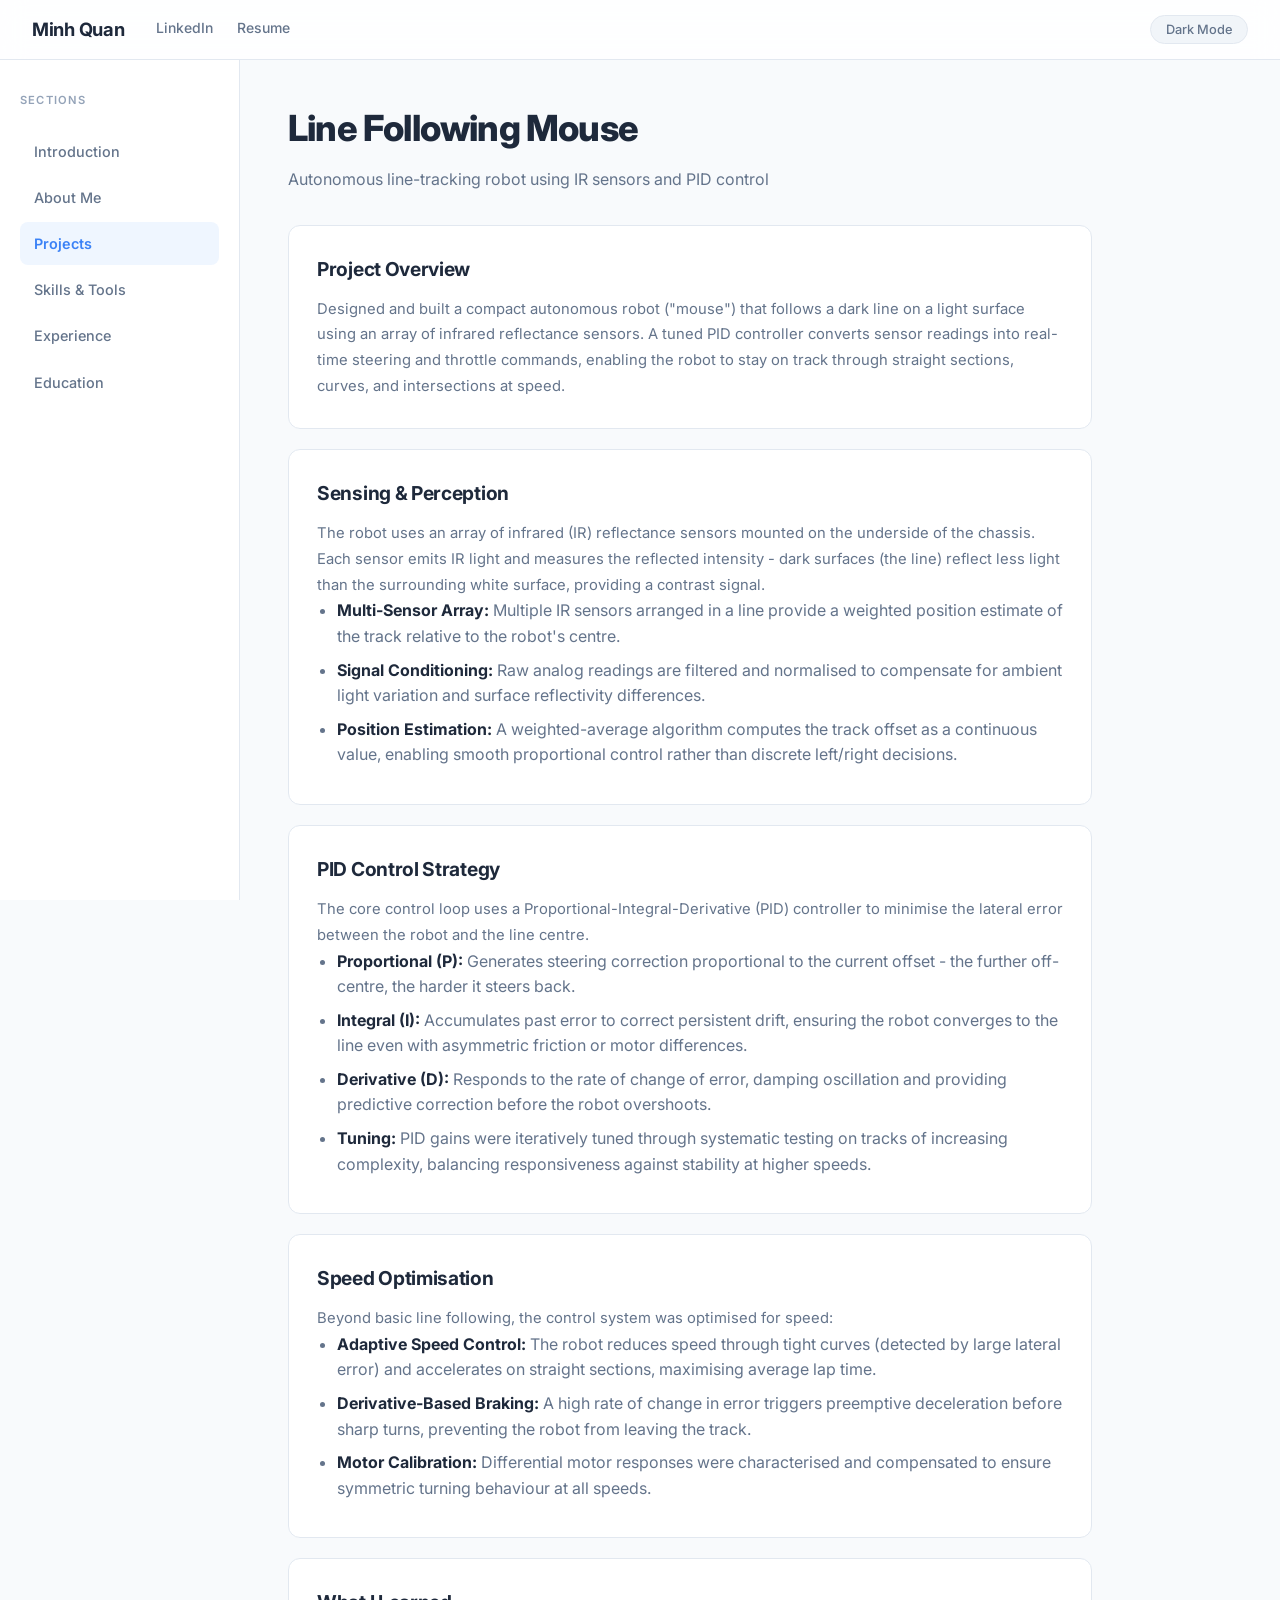
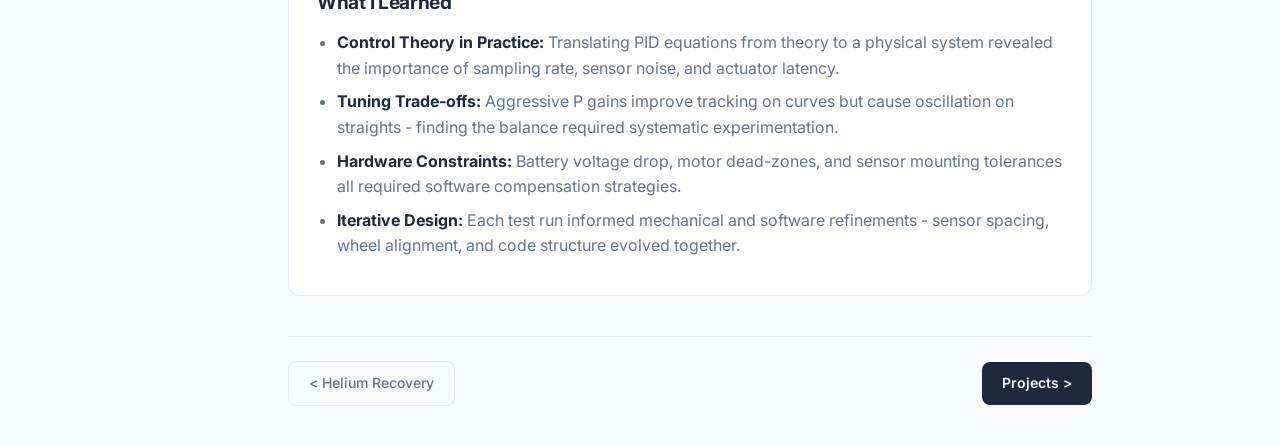
<file: line_follower.html>
<!DOCTYPE html>
<html lang="en">
<head>
  <meta charset="UTF-8">
  <meta name="viewport" content="width=device-width, initial-scale=1.0">
  <title>Line Following Mouse | Portfolio</title>
  <link rel="preconnect" href="https://fonts.googleapis.com">
  <link rel="preconnect" href="https://fonts.gstatic.com" crossorigin>
  <link href="https://fonts.googleapis.com/css2?family=Inter:wght@300;400;500;600;700;800;900&display=swap" rel="stylesheet">
  <link rel="stylesheet" href="style.css">
</head>
<body>
  <header class="header">
    <div class="header-left">
      <button id="menu-toggle" class="menu-btn" aria-label="Open menu">&#9776;</button>
      <span class="logo">Minh Quan</span>
      <nav class="top-nav">
        <a href="https://www.linkedin.com/in/quantran22/" target="_blank">LinkedIn</a>
        <a href="#">Resume</a>
      </nav>
    </div>
    <div class="header-right">
      <button id="dark-mode-toggle" class="toggle-btn">
        <span class="mode-text">Dark Mode</span>
      </button>
    </div>
  </header>

  <div class="overlay" id="overlay"></div>
  <div class="container">
    <aside class="sidebar">
      <h2>Sections</h2>
      <nav class="nav-links">
        <a href="index.html">Introduction</a>
        <a href="index.html#about">About Me</a>
        <a href="projects.html" class="active">Projects</a>
        <a href="skills.html">Skills & Tools</a>
        <a href="experience.html">Experience</a>
        <a href="education.html">Education</a>
      </nav>
    </aside>

    <main class="main-content">
      <section id="project-header">
        <h1>Line Following Mouse</h1>
        <p class="subtitle">Autonomous line-tracking robot using IR sensors and PID control</p>
      </section>

      <div class="card">
        <div class="card-header">
          <h2>Project Overview</h2>
        </div>
        <p class="description">
          Designed and built a compact autonomous robot ("mouse") that follows a dark line on a light surface
          using an array of infrared reflectance sensors. A tuned PID controller converts sensor readings into
          real-time steering and throttle commands, enabling the robot to stay on track through straight sections,
          curves, and intersections at speed.
        </p>
      </div>

      <div class="card">
        <div class="card-header">
          <h2>Sensing & Perception</h2>
        </div>
        <p class="description">
          The robot uses an array of infrared (IR) reflectance sensors mounted on the underside of the chassis.
          Each sensor emits IR light and measures the reflected intensity - dark surfaces (the line) reflect
          less light than the surrounding white surface, providing a contrast signal.
        </p>
        <ul>
          <li><strong>Multi-Sensor Array:</strong> Multiple IR sensors arranged in a line provide a weighted position estimate of the track relative to the robot's centre.</li>
          <li><strong>Signal Conditioning:</strong> Raw analog readings are filtered and normalised to compensate for ambient light variation and surface reflectivity differences.</li>
          <li><strong>Position Estimation:</strong> A weighted-average algorithm computes the track offset as a continuous value, enabling smooth proportional control rather than discrete left/right decisions.</li>
        </ul>
      </div>

      <div class="card">
        <div class="card-header">
          <h2>PID Control Strategy</h2>
        </div>
        <p class="description">
          The core control loop uses a Proportional-Integral-Derivative (PID) controller to minimise the
          lateral error between the robot and the line centre.
        </p>
        <ul>
          <li><strong>Proportional (P):</strong> Generates steering correction proportional to the current offset - the further off-centre, the harder it steers back.</li>
          <li><strong>Integral (I):</strong> Accumulates past error to correct persistent drift, ensuring the robot converges to the line even with asymmetric friction or motor differences.</li>
          <li><strong>Derivative (D):</strong> Responds to the rate of change of error, damping oscillation and providing predictive correction before the robot overshoots.</li>
          <li><strong>Tuning:</strong> PID gains were iteratively tuned through systematic testing on tracks of increasing complexity, balancing responsiveness against stability at higher speeds.</li>
        </ul>
      </div>

      <div class="card">
        <div class="card-header">
          <h2>Speed Optimisation</h2>
        </div>
        <p class="description">
          Beyond basic line following, the control system was optimised for speed:
        </p>
        <ul>
          <li><strong>Adaptive Speed Control:</strong> The robot reduces speed through tight curves (detected by large lateral error) and accelerates on straight sections, maximising average lap time.</li>
          <li><strong>Derivative-Based Braking:</strong> A high rate of change in error triggers preemptive deceleration before sharp turns, preventing the robot from leaving the track.</li>
          <li><strong>Motor Calibration:</strong> Differential motor responses were characterised and compensated to ensure symmetric turning behaviour at all speeds.</li>
        </ul>
      </div>

      <div class="card">
        <div class="card-header">
          <h2>What I Learned</h2>
        </div>
        <ul>
          <li><strong>Control Theory in Practice:</strong> Translating PID equations from theory to a physical system revealed the importance of sampling rate, sensor noise, and actuator latency.</li>
          <li><strong>Tuning Trade-offs:</strong> Aggressive P gains improve tracking on curves but cause oscillation on straights - finding the balance required systematic experimentation.</li>
          <li><strong>Hardware Constraints:</strong> Battery voltage drop, motor dead-zones, and sensor mounting tolerances all required software compensation strategies.</li>
          <li><strong>Iterative Design:</strong> Each test run informed mechanical and software refinements - sensor spacing, wheel alignment, and code structure evolved together.</li>
        </ul>
      </div>

      <div class="section-nav">
        <a href="helium_recovery.html" class="cta-button-back">&lt; Helium Recovery</a>
        <a href="projects.html" class="cta-button">Projects &gt;</a>
      </div>
    </main>
  </div>

  <script src="script.js"></script>
</body>
</html>
</file>
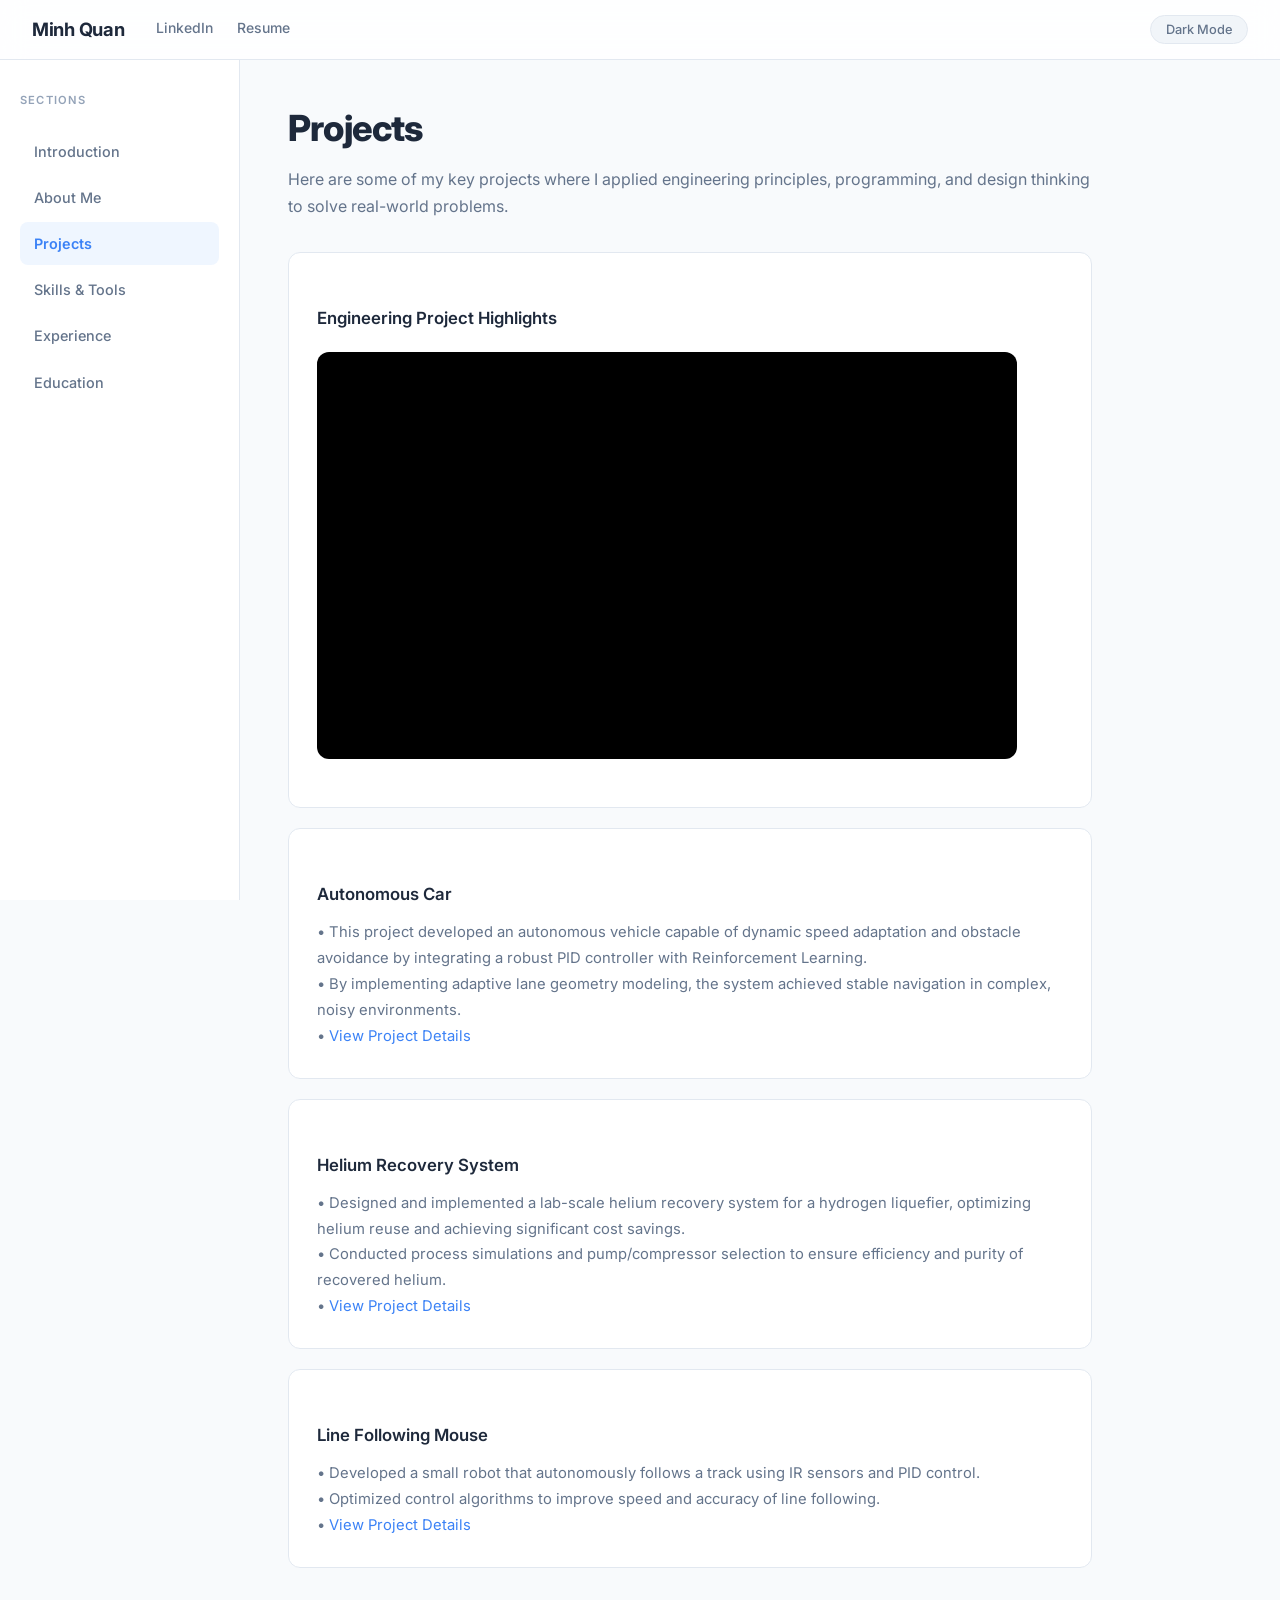
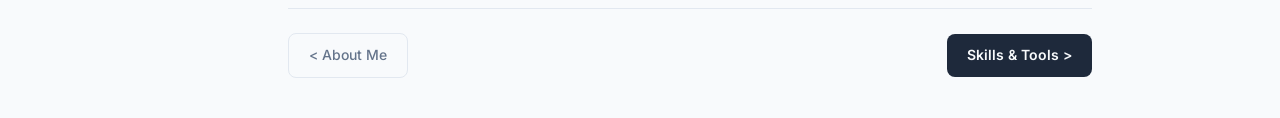
<file: projects.html>
<!DOCTYPE html>
<html lang="en">
<head>
  <meta charset="UTF-8">
  <meta name="viewport" content="width=device-width, initial-scale=1.0">
  <title>Projects | Portfolio</title>
  <link rel="preconnect" href="https://fonts.googleapis.com">
  <link rel="preconnect" href="https://fonts.gstatic.com" crossorigin>
  <link href="https://fonts.googleapis.com/css2?family=Inter:wght@300;400;500;600;700;800;900&display=swap" rel="stylesheet">
  <link rel="stylesheet" href="style.css">
</head>
<body>
  <header class="header">
  <div class="header-left">
    <button id="menu-toggle" class="menu-btn" aria-label="Open menu">&#9776;</button>
    <span class="logo">Minh Quan</span>
    <nav class="top-nav">
      <a href="https://www.linkedin.com/in/quantran22/" target="_blank">LinkedIn</a>
      <a href="#">Resume</a>
    </nav>
  </div>
  <div class="header-right">
    <button id="dark-mode-toggle" class="toggle-btn">
      <span class="mode-text">Dark Mode</span>
    </button>
  </div>
</header>
  <div class="overlay" id="overlay"></div>
  <div class="container">
    <!-- Sidebar -->
    <aside class="sidebar">
      <h2>Sections</h2>
      <nav class="nav-links">
        <a href="index.html">Introduction</a>
        <a href="index.html#about">About Me</a>
        <a href="projects.html" class="active">Projects</a>
        <a href="skills.html">Skills & Tools</a>
        <a href="experience.html">Experience</a>
        <a href="education.html">Education</a>
      </nav>
    </aside>

    <!-- Main content -->
    <main class="main-content">
      <section id="projects">
        <h1>Projects</h1>
        <p>Here are some of my key projects where I applied engineering principles, programming, and design thinking to solve real-world problems.</p>
        <!-- general project -->
        <div class="card">
          <div class="card-header">
            <h3>Engineering Project Highlights</h3>
          </div>
          <!-- <p class="description">
            videos of past projects.<br>
          </p> -->
          <div class="video-container" style="text-align: center; margin: 20px 0;">
            <iframe 
              src="https://youtube.com/embed/Yuvofu3Z_0I?feature=share"
              title="Autonomous Car Demo"
              width="315"
              height="560"
              allowfullscreen
              style="border: none;">
            </iframe>
          </div>

          
        </div>
        <div class="card">
          <div class="card-header">
            <h3>Autonomous Car</h3>
          </div>
          <p class="description">
            • This project developed an autonomous vehicle capable of dynamic speed adaptation and obstacle avoidance by integrating a robust PID controller with Reinforcement Learning.<br>
            •  By implementing adaptive lane geometry modeling, the system achieved stable navigation in complex, noisy environments.<br>
            • <a href="autonomous_car.html">View Project Details</a>
          </p>
        </div>
        <!-- Project 1 -->
        <div class="card">
          <div class="card-header">
            <h3>Helium Recovery System</h3>
          </div>
          <p class="description">
            • Designed and implemented a lab-scale helium recovery system for a hydrogen liquefier, optimizing helium reuse and achieving significant cost savings.<br>
            • Conducted process simulations and pump/compressor selection to ensure efficiency and purity of recovered helium.<br>
            • <a href="helium_recovery.html">View Project Details</a>
          </p>
        </div>

        

        <!-- Project 3 -->
        <div class="card">
          <div class="card-header">
            <h3>Line Following Mouse</h3>
          </div>
          <p class="description">
            • Developed a small robot that autonomously follows a track using IR sensors and PID control.<br>
            • Optimized control algorithms to improve speed and accuracy of line following.<br>
            • <a href="line_follower.html">View Project Details</a>
          </p>
        </div>
        <div class="section-nav">
          <a href="index.html#about" class="cta-button-back">< About Me</a>
          <a href="skills.html" class="cta-button">Skills & Tools ></a>
        </div>

      </section>
    </main>
  </div>
  <script src="script.js"></script>
</body>
</html>
</file>
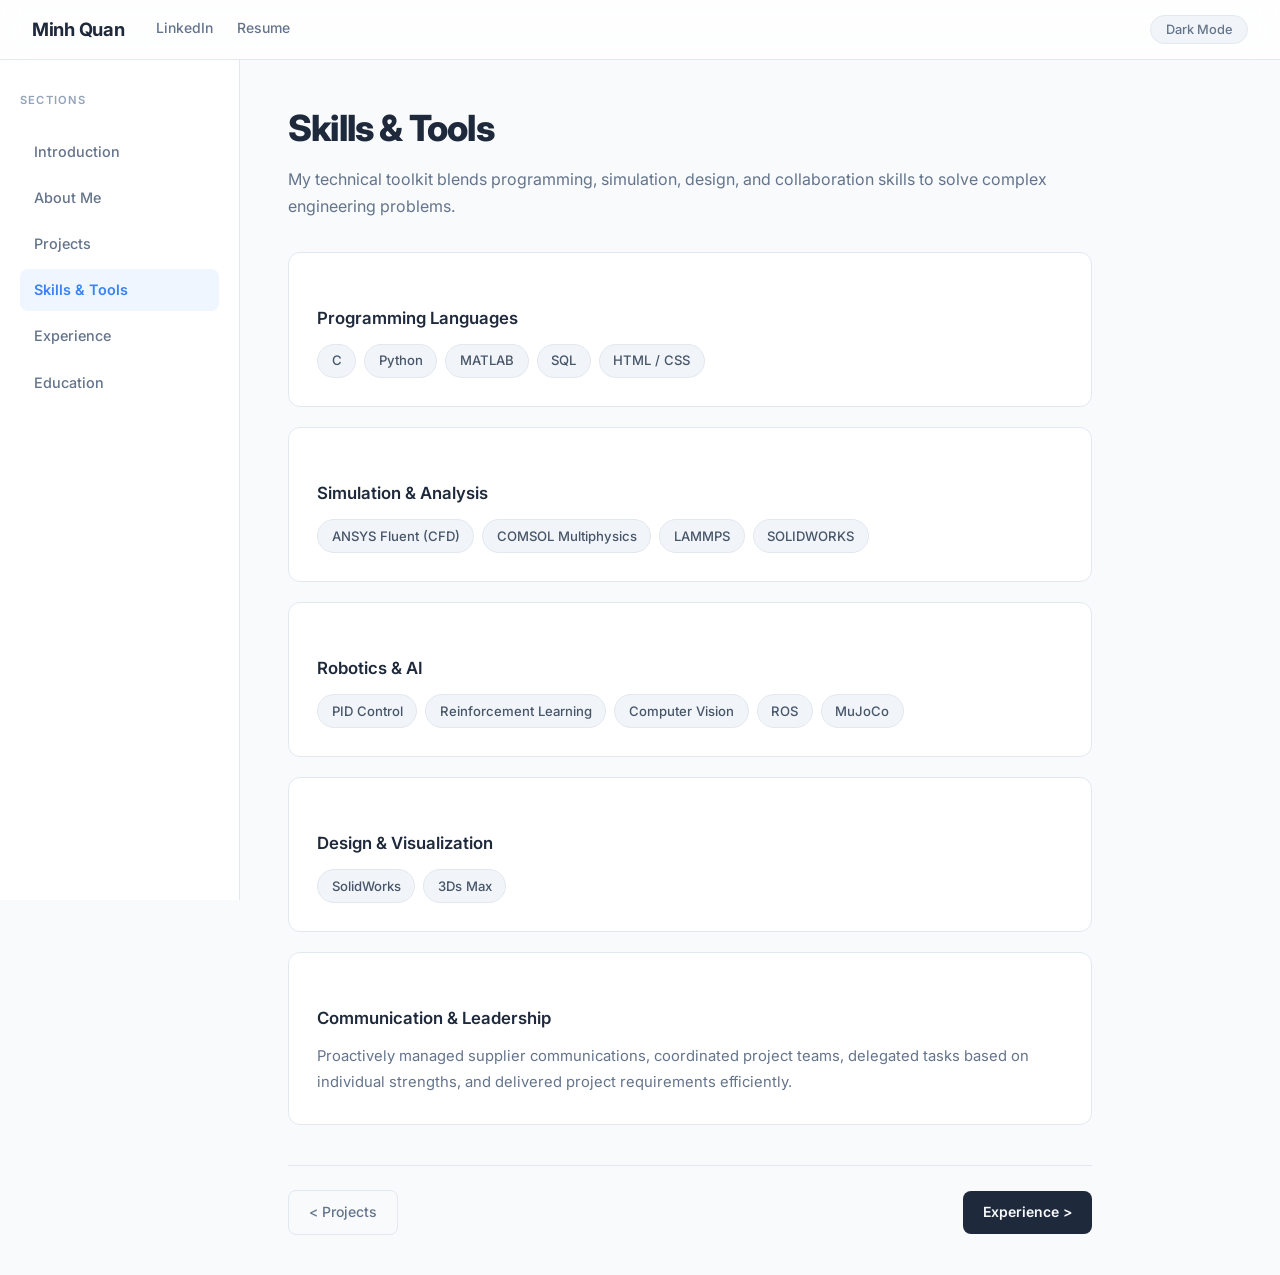
<file: skills.html>
<!DOCTYPE html>
<html lang="en">
<head>
  <meta charset="UTF-8">
  <meta name="viewport" content="width=device-width, initial-scale=1.0">
  <title>Skills & Tools | Portfolio</title>
  <link rel="preconnect" href="https://fonts.googleapis.com">
  <link rel="preconnect" href="https://fonts.gstatic.com" crossorigin>
  <link href="https://fonts.googleapis.com/css2?family=Inter:wght@300;400;500;600;700;800;900&display=swap" rel="stylesheet">
  <link rel="stylesheet" href="style.css">
</head>
<body>
  <header class="header">
    <div class="header-left">
      <button id="menu-toggle" class="menu-btn" aria-label="Open menu">&#9776;</button>
      <span class="logo">Minh Quan</span>
      <nav class="top-nav">
        <a href="https://www.linkedin.com/in/quantran22/" target="_blank">LinkedIn</a>
        <a href="#">Resume</a>
      </nav>
    </div>
    <div class="header-right">
      <button id="dark-mode-toggle" class="toggle-btn">
        <span class="mode-text">Dark Mode</span>
      </button>
    </div>
  </header>
  <div class="overlay" id="overlay"></div>
  <div class="container">
    <aside class="sidebar">
      <h2>Sections</h2>
      <nav class="nav-links">
        <a href="index.html">Introduction</a>
        <a href="index.html#about">About Me</a>
        <a href="projects.html">Projects</a>
        <a href="skills.html" class="active">Skills & Tools</a>
        <a href="experience.html">Experience</a>
        <a href="education.html">Education</a>
      </nav>
    </aside>

    <main class="main-content">
      <section id="skills">
        <h1>Skills & Tools</h1>
        <p>My technical toolkit blends programming, simulation, design, and collaboration skills to solve complex engineering problems.</p>

        <div class="card">
          <div class="card-header">
            <h3>Programming Languages</h3>
          </div>
          <div class="skill-tags">
            <span class="skill-tag">C</span>
            <span class="skill-tag">Python</span>
            <span class="skill-tag">MATLAB</span>
            <span class="skill-tag">SQL</span>
            <span class="skill-tag">HTML / CSS</span>
          </div>
        </div>

        <div class="card">
          <div class="card-header">
            <h3>Simulation & Analysis</h3>
          </div>
          <div class="skill-tags">
            <span class="skill-tag">ANSYS Fluent (CFD)</span>
            <span class="skill-tag">COMSOL Multiphysics</span>
            <span class="skill-tag">LAMMPS</span>
            <span class="skill-tag">SOLIDWORKS</span>
          </div>
        </div>

        <div class="card">
          <div class="card-header">
            <h3>Robotics & AI</h3>
          </div>
          <div class="skill-tags">
            <span class="skill-tag">PID Control</span>
            <span class="skill-tag">Reinforcement Learning</span>
            <span class="skill-tag">Computer Vision</span>
            <span class="skill-tag">ROS</span>
            <span class="skill-tag">MuJoCo</span>
          </div>
        </div>

        <div class="card">
          <div class="card-header">
            <h3>Design & Visualization</h3>
          </div>
          <div class="skill-tags">
            <span class="skill-tag">SolidWorks</span>
            <span class="skill-tag">3Ds Max</span>
          </div>
        </div>

        <div class="card">
          <div class="card-header">
            <h3>Communication & Leadership</h3>
          </div>
          <p class="description">
            Proactively managed supplier communications, coordinated project teams,
            delegated tasks based on individual strengths, and delivered project
            requirements efficiently.
          </p>
        </div>

        <div class="section-nav">
          <a href="projects.html" class="cta-button-back">&lt; Projects</a>
          <a href="experience.html" class="cta-button">Experience &gt;</a>
        </div>
      </section>
    </main>
  </div>
  <script src="script.js"></script>
</body>
</html>
</file>
<file: style.css>
/* ============================================================
   PORTFOLIO - Modern Redesign
   ============================================================ */

/* ── CSS VARIABLES ────────────────────────────────────────── */
:root {
  /* Colors - Light */
  --bg:            #f8fafc;
  --bg-card:       #ffffff;
  --bg-sidebar:    #ffffff;
  --bg-header:     rgba(255, 255, 255, 0.82);
  --border:        #e2e8f0;
  --text:          #1e293b;
  --text-secondary:#64748b;
  --text-muted:    #94a3b8;
  --accent:        #3b82f6;
  --accent-hover:  #2563eb;
  --accent-soft:   #eff6ff;
  --gradient-start:#3b82f6;
  --gradient-end:  #8b5cf6;
  --card-shadow:   0 1px 3px rgba(0,0,0,0.06), 0 1px 2px rgba(0,0,0,0.04);
  --card-shadow-hover: 0 20px 40px rgba(0,0,0,0.08), 0 8px 16px rgba(0,0,0,0.06);
  --overlay-bg:    rgba(15, 23, 42, 0.5);
  --tag-bg:        #f1f5f9;
  --tag-text:      #475569;
  --timeline-line: #e2e8f0;
  --timeline-dot:  #3b82f6;
  --table-stripe:  #f8fafc;
  --table-hover:   #f1f5f9;
}

body.dark-mode {
  --bg:            #0f172a;
  --bg-card:       #1e293b;
  --bg-sidebar:    #1e293b;
  --bg-header:     rgba(15, 23, 42, 0.85);
  --border:        #334155;
  --text:          #f1f5f9;
  --text-secondary:#94a3b8;
  --text-muted:    #64748b;
  --accent:        #60a5fa;
  --accent-hover:  #93c5fd;
  --accent-soft:   rgba(59, 130, 246, 0.12);
  --gradient-start:#60a5fa;
  --gradient-end:  #a78bfa;
  --card-shadow:   0 1px 3px rgba(0,0,0,0.2), 0 1px 2px rgba(0,0,0,0.15);
  --card-shadow-hover: 0 20px 40px rgba(0,0,0,0.3), 0 8px 16px rgba(0,0,0,0.2);
  --overlay-bg:    rgba(0, 0, 0, 0.6);
  --tag-bg:        #334155;
  --tag-text:      #cbd5e1;
  --timeline-line: #334155;
  --timeline-dot:  #60a5fa;
  --table-stripe:  rgba(30, 41, 59, 0.5);
  --table-hover:   rgba(51, 65, 85, 0.5);
}

/* ── RESET & BASE ─────────────────────────────────────────── */
*, *::before, *::after {
  margin: 0;
  padding: 0;
  box-sizing: border-box;
}

html {
  scroll-behavior: smooth;
  -webkit-text-size-adjust: 100%;
}

body {
  font-family: 'Inter', -apple-system, BlinkMacSystemFont, 'Segoe UI', sans-serif;
  background-color: var(--bg);
  color: var(--text);
  line-height: 1.6;
  transition: background-color 0.3s ease, color 0.3s ease;
  -webkit-font-smoothing: antialiased;
  -moz-osx-font-smoothing: grayscale;
}

a {
  color: var(--accent);
  text-decoration: none;
  transition: color 0.2s ease;
}

a:hover {
  color: var(--accent-hover);
}

img {
  max-width: 100%;
  height: auto;
}

ul, ol {
  padding-left: 1.25rem;
}

li {
  margin-bottom: 0.5rem;
  color: var(--text-secondary);
}

li strong {
  color: var(--text);
}

/* ── LAYOUT ───────────────────────────────────────────────── */
.container {
  display: flex;
  min-height: calc(100vh - 60px);
}

/* ── HEADER ───────────────────────────────────────────────── */
.header {
  display: flex;
  justify-content: space-between;
  align-items: center;
  background: var(--bg-header);
  backdrop-filter: blur(12px);
  -webkit-backdrop-filter: blur(12px);
  border-bottom: 1px solid var(--border);
  padding: 0 2rem;
  height: 60px;
  position: sticky;
  top: 0;
  z-index: 1000;
  transition: background-color 0.3s ease, border-color 0.3s ease;
}

.header-left {
  display: flex;
  align-items: center;
  gap: 2rem;
}

.header-right {
  display: flex;
  align-items: center;
}

.logo {
  font-weight: 700;
  font-size: 1.15rem;
  color: var(--text);
  letter-spacing: -0.3px;
  transition: color 0.3s;
}

.top-nav {
  display: flex;
  gap: 1.5rem;
}

.top-nav a {
  color: var(--text-secondary);
  font-size: 0.875rem;
  font-weight: 500;
  position: relative;
  padding-bottom: 2px;
}

.top-nav a::after {
  content: '';
  position: absolute;
  bottom: 0;
  left: 0;
  width: 0;
  height: 2px;
  background: linear-gradient(135deg, var(--gradient-start), var(--gradient-end));
  transition: width 0.3s ease;
  border-radius: 1px;
}

.top-nav a:hover {
  color: var(--text);
}

.top-nav a:hover::after {
  width: 100%;
}

/* Dark mode toggle */
.toggle-btn {
  background: var(--tag-bg);
  border: 1px solid var(--border);
  padding: 0.4rem 0.9rem;
  border-radius: 9999px;
  cursor: pointer;
  font-size: 0.8rem;
  font-weight: 500;
  color: var(--text-secondary);
  transition: all 0.25s ease;
  font-family: inherit;
}

.toggle-btn:hover {
  background: var(--accent-soft);
  color: var(--accent);
  border-color: var(--accent);
}

/* ── SIDEBAR ──────────────────────────────────────────────── */
.sidebar {
  width: 240px;
  min-width: 240px;
  background-color: var(--bg-sidebar);
  border-right: 1px solid var(--border);
  padding: 2rem 1.25rem;
  position: sticky;
  top: 60px;
  height: calc(100vh - 60px);
  overflow-y: auto;
  transition: background-color 0.3s ease, border-color 0.3s ease;
}

.sidebar h2 {
  font-size: 0.7rem;
  font-weight: 600;
  text-transform: uppercase;
  letter-spacing: 1.2px;
  color: var(--text-muted);
  margin-bottom: 1.25rem;
}

.nav-links {
  display: flex;
  flex-direction: column;
  gap: 0.25rem;
}

.nav-links a {
  text-decoration: none;
  color: var(--text-secondary);
  padding: 0.6rem 0.85rem;
  font-weight: 500;
  font-size: 0.9rem;
  border-radius: 0.5rem;
  transition: all 0.2s ease;
}

.nav-links a:hover {
  color: var(--text);
  background: var(--tag-bg);
}

.nav-links a.active {
  color: var(--accent);
  background: var(--accent-soft);
  font-weight: 600;
}

/* ── MAIN CONTENT ─────────────────────────────────────────── */
.main-content {
  flex: 1;
  padding: 2.5rem 3rem;
  max-width: 900px;
  overflow-y: auto;
}

/* ── SECTIONS (index.html toggles) ────────────────────────── */
.section {
  display: none;
}

.section.active {
  display: block;
  animation: fadeUp 0.4s ease;
}

@keyframes fadeUp {
  from {
    opacity: 0;
    transform: translateY(12px);
  }
  to {
    opacity: 1;
    transform: translateY(0);
  }
}

/* ── HERO TYPOGRAPHY ──────────────────────────────────────── */
.hero-title {
  font-size: 3.25rem;
  font-weight: 800;
  letter-spacing: -1.5px;
  line-height: 1.1;
  margin-bottom: 1rem;
  background: linear-gradient(135deg, var(--text) 0%, var(--text-secondary) 100%);
  -webkit-background-clip: text;
  -webkit-text-fill-color: transparent;
  background-clip: text;
}

.hero-quote {
  font-size: 1.25rem;
  font-weight: 400;
  color: var(--text-secondary);
  font-style: italic;
  margin-bottom: 2rem;
  padding-left: 1.25rem;
  border-left: 3px solid;
  border-image: linear-gradient(180deg, var(--gradient-start), var(--gradient-end)) 1;
}

.hero-description,
.about-text p {
  font-size: 1.05rem;
  line-height: 1.85;
  color: var(--text-secondary);
  max-width: 680px;
}

.about-text p {
  margin-bottom: 1.25rem;
}

/* ── PAGE HEADINGS (non-index pages) ──────────────────────── */
.main-content section > h1 {
  font-size: 2.25rem;
  font-weight: 800;
  letter-spacing: -0.8px;
  margin-bottom: 0.5rem;
  color: var(--text);
}

.main-content section > p {
  color: var(--text-secondary);
  font-size: 1rem;
  margin-bottom: 2rem;
  line-height: 1.7;
}

.subtitle {
  color: var(--text-secondary);
  font-size: 1.05rem;
  margin-bottom: 2rem;
}

/* ── CARDS ─────────────────────────────────────────────────── */
.card,
.project-card {
  background: var(--bg-card);
  border: 1px solid var(--border);
  border-radius: 0.75rem;
  padding: 1.75rem;
  margin-bottom: 1.25rem;
  transition: all 0.3s cubic-bezier(0.4, 0, 0.2, 1);
  position: relative;
  overflow: hidden;
}

.card::before {
  content: '';
  position: absolute;
  top: 0;
  left: 0;
  right: 0;
  height: 3px;
  background: linear-gradient(90deg, var(--gradient-start), var(--gradient-end));
  opacity: 0;
  transition: opacity 0.3s ease;
}

.card:hover {
  transform: translateY(-3px);
  box-shadow: var(--card-shadow-hover);
  border-color: transparent;
}

.card:hover::before {
  opacity: 1;
}

.card-header {
  margin-bottom: 0.75rem;
}

.card-header h2 {
  font-size: 1.2rem;
  font-weight: 700;
  letter-spacing: -0.3px;
  color: var(--text);
  margin: 0;
}

.card-header h3 {
  font-size: 1.1rem;
  font-weight: 600;
  color: var(--text);
  margin: 0;
}

.card .date {
  font-size: 0.78rem;
  font-weight: 500;
  color: var(--accent);
  display: inline-block;
  margin-bottom: 0.35rem;
  letter-spacing: 0.2px;
}

.card .description,
.project-card p {
  font-size: 0.925rem;
  color: var(--text-secondary);
  line-height: 1.75;
}

.card h3 {
  font-size: 1.05rem;
  font-weight: 600;
  color: var(--text);
  margin: 1.5rem 0 0.75rem;
}

.institution {
  font-size: 0.875rem;
  color: var(--text-muted);
  font-weight: 500;
  margin-bottom: 0.5rem;
}

/* ── SKILL TAGS ────────────────────────────────────────────── */
.skill-tags {
  display: flex;
  flex-wrap: wrap;
  gap: 0.5rem;
  margin-top: 0.5rem;
}

.skill-tag {
  display: inline-flex;
  align-items: center;
  padding: 0.35rem 0.85rem;
  background: var(--tag-bg);
  color: var(--tag-text);
  border-radius: 9999px;
  font-size: 0.82rem;
  font-weight: 500;
  border: 1px solid var(--border);
  transition: all 0.2s ease;
}

.skill-tag:hover {
  background: var(--accent-soft);
  color: var(--accent);
  border-color: var(--accent);
  transform: translateY(-1px);
}

.skill-category-label {
  font-size: 0.7rem;
  font-weight: 600;
  text-transform: uppercase;
  letter-spacing: 1px;
  color: var(--text-muted);
  margin-bottom: 0.75rem;
  display: block;
}

/* ── PROJECT DETAIL IMAGES ────────────────────────────────── */
.project-img {
  display: block;
  margin: 1.5rem auto;
  max-width: 800px;
  width: 100%;
  height: auto;
  border-radius: 0.75rem;
  border: 1px solid var(--border);
}

.img-caption {
  text-align: center;
  font-style: italic;
  font-size: 0.85rem;
  color: var(--text-muted);
  margin-top: -0.5rem;
  margin-bottom: 1rem;
}

.image-section {
  margin: 1.5rem 0;
}

.image-section h3 {
  font-size: 1rem;
  font-weight: 600;
  margin-bottom: 0.5rem;
}

.image-container img {
  border-radius: 0.75rem;
  border: 1px solid var(--border);
  transition: transform 0.3s ease;
}

.image-container img:hover {
  transform: scale(1.02);
}

/* ── VIDEO CONTAINERS ─────────────────────────────────────── */
.video-container {
  position: relative;
  width: 100%;
  max-width: 700px;
  margin: 1.5rem auto;
  border-radius: 0.75rem;
  overflow: hidden;
  background: #000;
}

.video-container iframe {
  width: 100%;
  height: 400px;
  border: none;
}

.short-video-container {
  display: flex;
  justify-content: center;
  padding: 1.5rem 0;
}

.short-video-wrapper {
  position: relative;
  width: 315px;
  height: 560px;
  border-radius: 1rem;
  overflow: hidden;
  box-shadow: 0 8px 30px rgba(0, 0, 0, 0.15);
  background: #000;
}

.short-video-wrapper iframe {
  position: absolute;
  top: 0;
  left: 0;
  width: 100%;
  height: 100%;
  border: none;
}

/* ── COMPARISON TABLE ─────────────────────────────────────── */
.comparison-table {
  width: 100%;
  border-collapse: separate;
  border-spacing: 0;
  margin: 1.25rem 0;
  font-size: 0.875rem;
  border-radius: 0.5rem;
  overflow: hidden;
  border: 1px solid var(--border);
}

.comparison-table th,
.comparison-table td {
  padding: 0.75rem 1rem;
  text-align: left;
  border-bottom: 1px solid var(--border);
}

.comparison-table th {
  background: var(--tag-bg);
  font-weight: 600;
  color: var(--text);
  font-size: 0.82rem;
  text-transform: uppercase;
  letter-spacing: 0.3px;
}

.comparison-table td {
  color: var(--text-secondary);
}

.comparison-table tr:nth-child(even) td {
  background: var(--table-stripe);
}

.comparison-table tr:hover td {
  background: var(--table-hover);
}

.comparison-table tr:last-child td {
  border-bottom: none;
}

/* ── SECTION NAVIGATION (back/forward) ────────────────────── */
.section-nav {
  display: flex;
  justify-content: space-between;
  align-items: center;
  margin-top: 2.5rem;
  padding-top: 1.5rem;
  border-top: 1px solid var(--border);
}

.section-nav span {
  display: inline-block;
}

.cta-button {
  display: inline-flex;
  align-items: center;
  gap: 0.35rem;
  padding: 0.65rem 1.25rem;
  background: var(--text);
  color: var(--bg);
  text-decoration: none;
  border-radius: 0.5rem;
  font-weight: 600;
  font-size: 0.875rem;
  transition: all 0.25s ease;
  font-family: inherit;
}

.cta-button:hover {
  background: var(--accent);
  color: #ffffff;
  transform: translateY(-2px);
  box-shadow: 0 4px 12px rgba(59, 130, 246, 0.3);
}

.cta-button:active {
  transform: translateY(0);
}

.cta-button-back {
  display: inline-flex;
  align-items: center;
  gap: 0.35rem;
  padding: 0.65rem 1.25rem;
  background: transparent;
  color: var(--text-secondary);
  text-decoration: none;
  border-radius: 0.5rem;
  font-weight: 500;
  font-size: 0.875rem;
  border: 1px solid var(--border);
  transition: all 0.25s ease;
  font-family: inherit;
}

.cta-button-back:hover {
  color: var(--text);
  border-color: var(--text-secondary);
  transform: translateY(-2px);
}

.cta-button-back:active {
  transform: translateY(0);
}

/* ── HAMBURGER BUTTON ─────────────────────────────────────── */
.menu-btn {
  display: none;
  background: none;
  border: none;
  font-size: 1.4rem;
  cursor: pointer;
  color: var(--text);
  padding: 0.3rem;
  line-height: 1;
  border-radius: 0.375rem;
  transition: background 0.2s;
}

.menu-btn:hover {
  background: var(--tag-bg);
}

/* ── OVERLAY ──────────────────────────────────────────────── */
.overlay {
  display: none;
  position: fixed;
  inset: 0;
  background: var(--overlay-bg);
  z-index: 150;
  backdrop-filter: blur(4px);
  -webkit-backdrop-filter: blur(4px);
}

.overlay.active {
  display: block;
  animation: fadeIn 0.25s ease;
}

@keyframes fadeIn {
  from { opacity: 0; }
  to   { opacity: 1; }
}

/* ── REFERENCES ───────────────────────────────────────────── */
.card ol {
  padding-left: 1.5rem;
}

.card ol li {
  font-size: 0.85rem;
  line-height: 1.6;
  margin-bottom: 0.75rem;
  color: var(--text-secondary);
}

/* ── LOADER ───────────────────────────────────────────────── */
.loader {
  display: flex;
  flex-direction: column;
  align-items: center;
  margin-top: 2rem;
}

.loader-icon {
  width: 50px;
  height: 50px;
  stroke: var(--text-muted);
  fill: none;
  stroke-width: 2;
  animation: spin 1s linear infinite;
}

@keyframes spin {
  from { transform: rotate(0deg); }
  to   { transform: rotate(360deg); }
}

/* ── FOOTER ───────────────────────────────────────────────── */
.footer {
  background: var(--bg-card);
  border-top: 1px solid var(--border);
  padding: 1.25rem 0;
  text-align: center;
  font-size: 0.85rem;
  color: var(--text-muted);
}

.footer a {
  color: var(--accent);
}

/* ============================================================
   RESPONSIVE - TABLET (≤ 1024px)
   ============================================================ */
@media (max-width: 1024px) {
  .main-content {
    padding: 2rem;
    max-width: 100%;
  }
}

/* ============================================================
   RESPONSIVE - MOBILE (≤ 768px)
   ============================================================ */
@media (max-width: 768px) {

  /* Show hamburger */
  .menu-btn {
    display: block;
  }

  /* Header */
  .header {
    padding: 0 1rem;
    height: 52px;
  }

  .header-left {
    gap: 0.75rem;
  }

  .logo {
    font-size: 1rem;
  }

  .top-nav {
    gap: 0.75rem;
  }

  .top-nav a {
    font-size: 0.78rem;
  }

  .toggle-btn {
    font-size: 0.72rem;
    padding: 0.3rem 0.65rem;
  }

  /* Sidebar off-canvas */
  .sidebar {
    position: fixed;
    top: 0;
    left: 0;
    width: 260px;
    min-width: 260px;
    height: 100vh;
    height: 100dvh;
    z-index: 200;
    transform: translateX(-100%);
    transition: transform 0.3s cubic-bezier(0.4, 0, 0.2, 1);
    padding-top: 5rem;
    box-shadow: none;
    border-right: none;
  }

  .sidebar.open {
    transform: translateX(0);
    box-shadow: 4px 0 24px rgba(0, 0, 0, 0.12);
  }

  /* Stack layout */
  .container {
    flex-direction: column;
    min-height: calc(100vh - 52px);
    min-height: calc(100dvh - 52px);
  }

  /* Main full width */
  .main-content {
    padding: 1.5rem 1.25rem;
    width: 100%;
    max-width: 100%;
  }

  /* Hero sizing */
  .hero-title {
    font-size: 2.25rem;
    letter-spacing: -0.8px;
  }

  .hero-quote {
    font-size: 1.05rem;
    margin-bottom: 1.5rem;
  }

  .hero-description,
  .about-text p {
    font-size: 0.95rem;
  }

  /* Page headings */
  .main-content section > h1 {
    font-size: 1.75rem;
  }

  /* Cards */
  .card,
  .project-card {
    padding: 1.25rem;
    border-radius: 0.625rem;
  }

  /* Section nav */
  .section-nav {
    flex-wrap: wrap;
    gap: 0.75rem;
  }

  .cta-button,
  .cta-button-back {
    font-size: 0.82rem;
    padding: 0.55rem 1rem;
  }

  /* Short video */
  .short-video-wrapper {
    width: 100%;
    max-width: 315px;
    height: 480px;
  }

  /* Landscape video */
  .video-container iframe {
    height: 220px;
  }

  /* Table scroll */
  .comparison-table {
    display: block;
    overflow-x: auto;
    -webkit-overflow-scrolling: touch;
  }

  /* Project images */
  .project-img {
    max-width: 100%;
    border-radius: 0.5rem;
  }

  .image-container img {
    max-width: 100% !important;
  }
}

/* ============================================================
   RESPONSIVE - SMALL PHONE (≤ 480px)
   ============================================================ */
@media (max-width: 480px) {
  .hero-title {
    font-size: 1.85rem;
    letter-spacing: -0.5px;
  }

  .hero-quote {
    font-size: 0.95rem;
  }

  .top-nav {
    display: none;
  }

  .main-content {
    padding: 1.25rem 1rem;
  }

  .cta-button,
  .cta-button-back {
    font-size: 0.8rem;
    padding: 0.5rem 0.85rem;
  }

  .card,
  .project-card {
    padding: 1rem;
  }

  .card-header h2 {
    font-size: 1.05rem;
  }

  .card-header h3 {
    font-size: 1rem;
  }

  .main-content section > h1 {
    font-size: 1.5rem;
  }

  .skill-tags {
    gap: 0.4rem;
  }

  .skill-tag {
    font-size: 0.78rem;
    padding: 0.3rem 0.7rem;
  }
}
</file>
